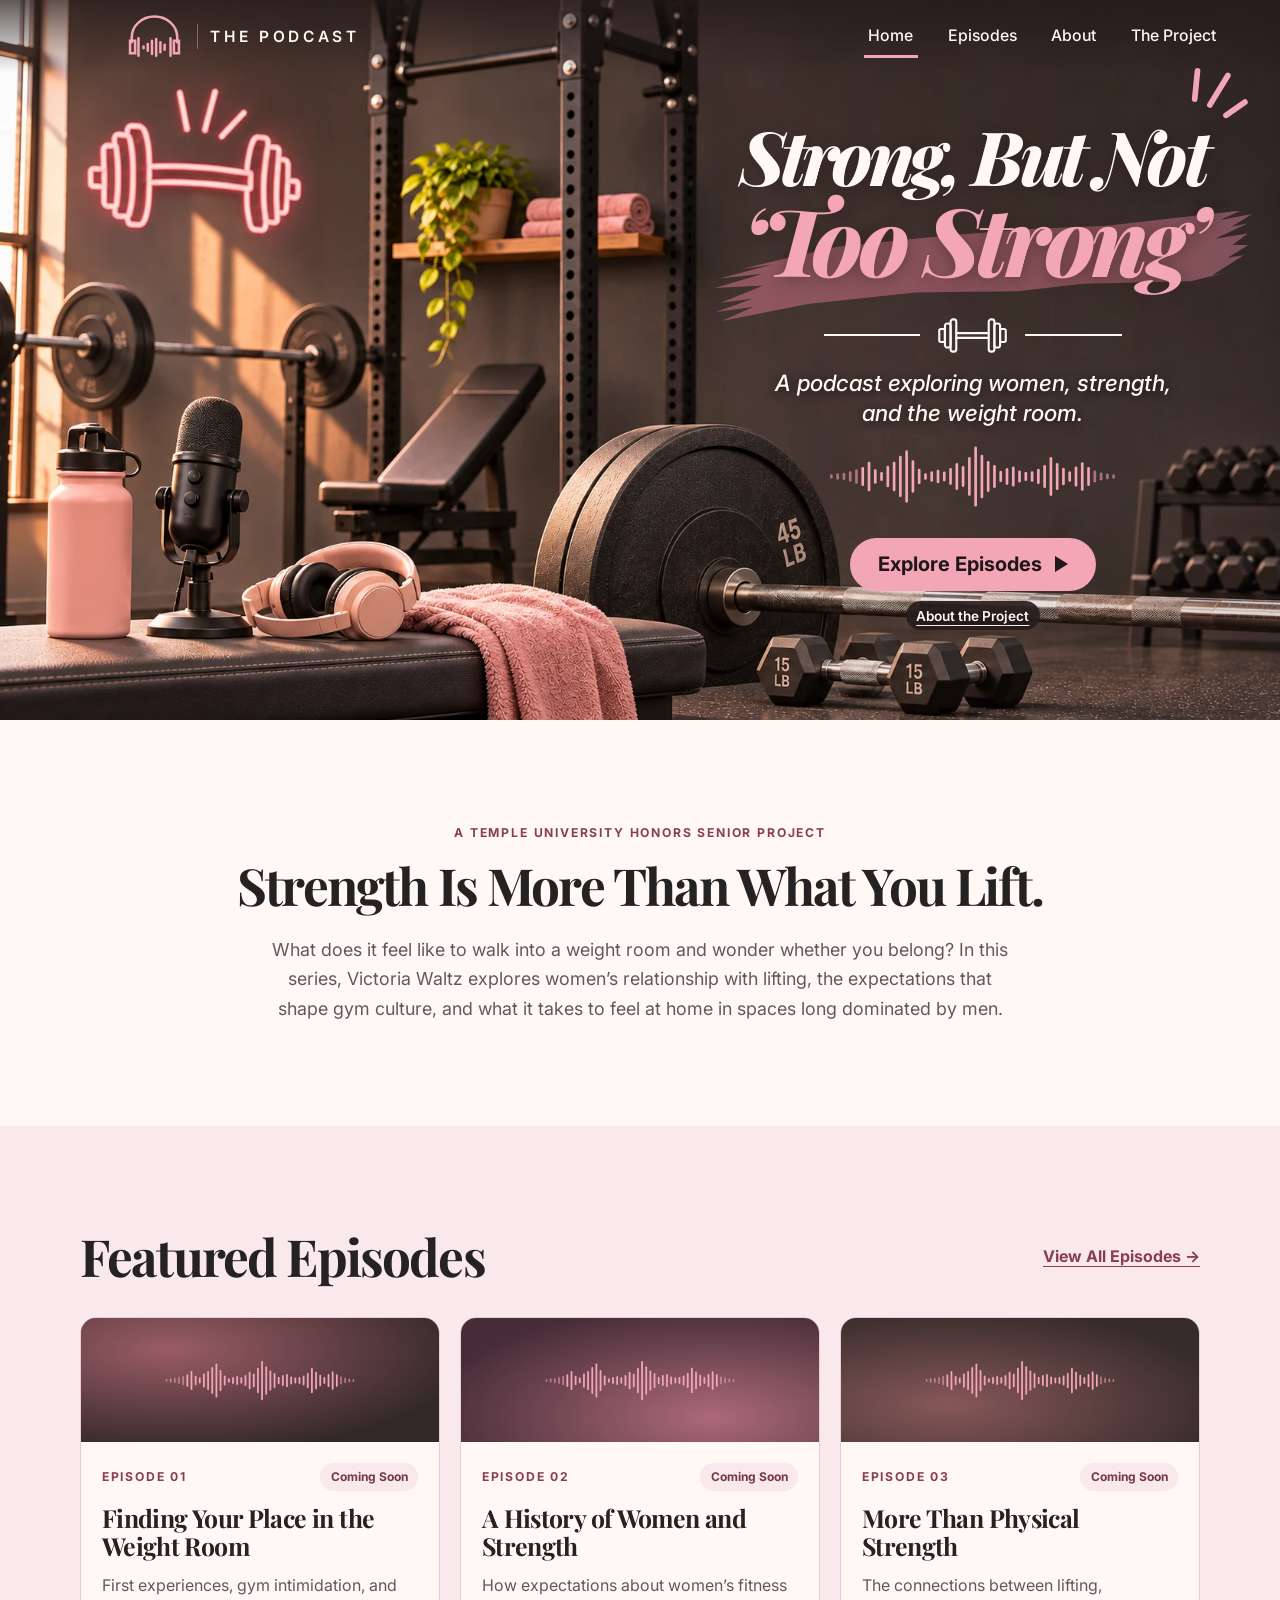
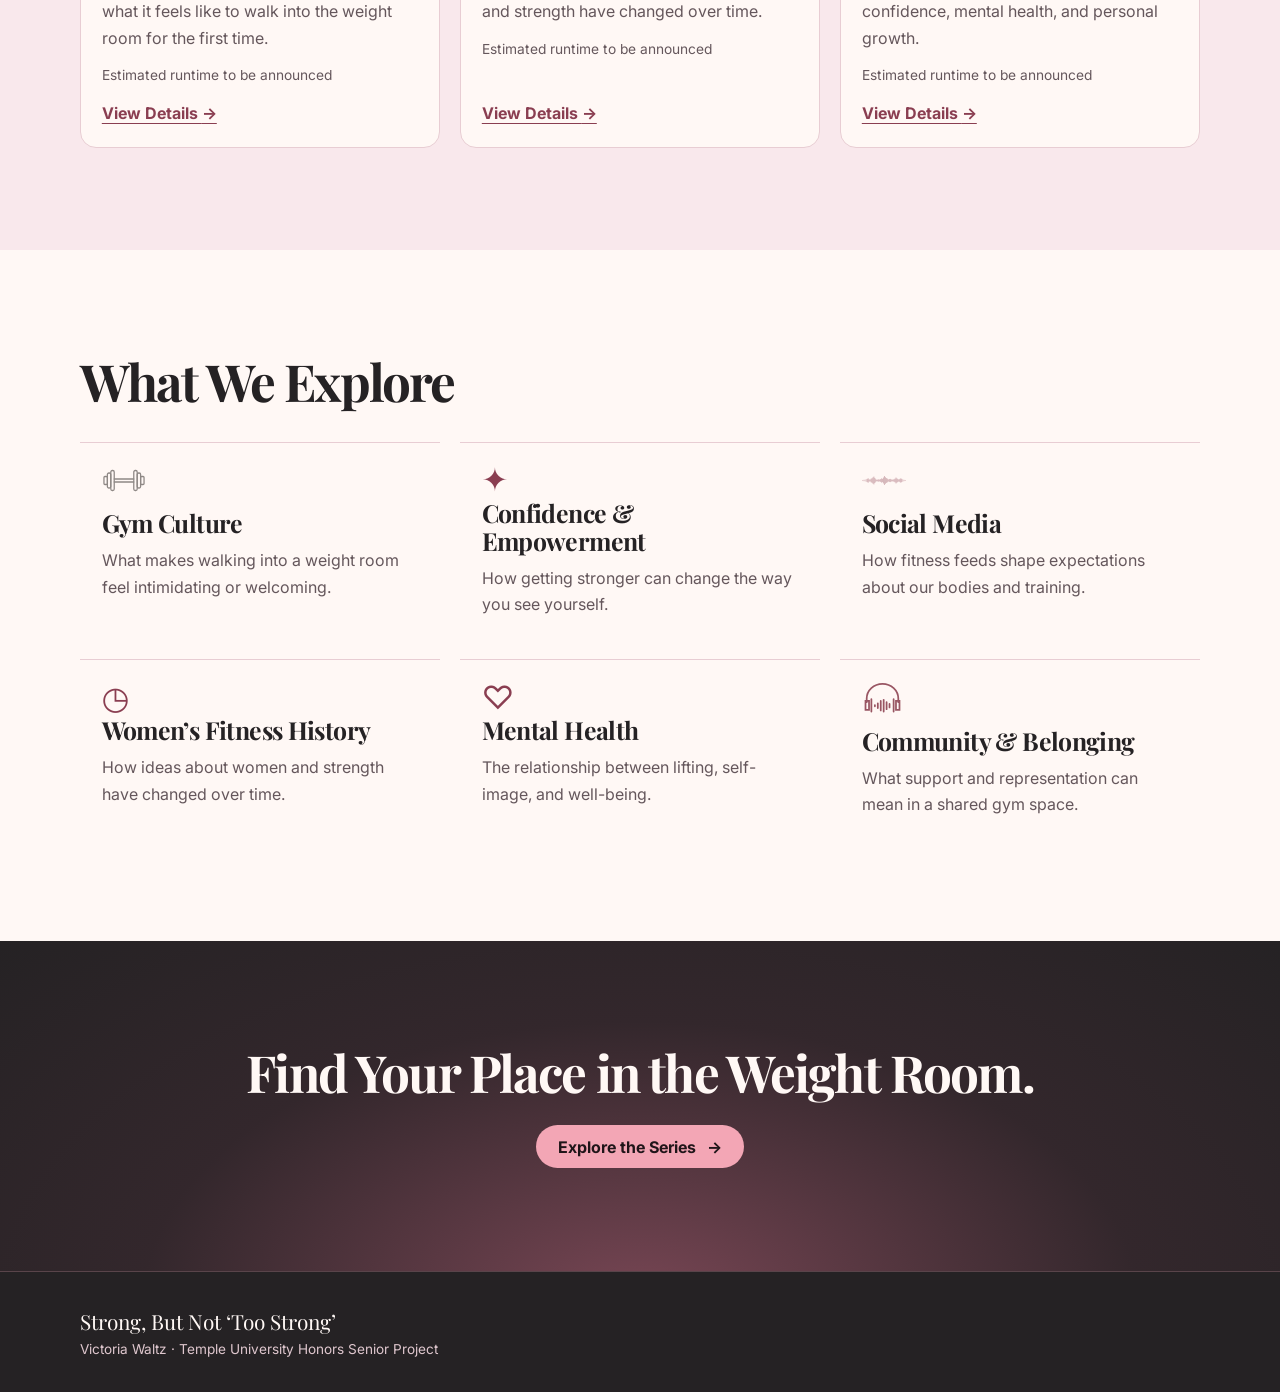
<file: index.html>
<!doctype html>
<html lang="en">
<head>
  <meta charset="utf-8">
  <meta name="viewport" content="width=device-width, initial-scale=1">
  <meta name="description" content="A podcast exploring women, strength, and the weight room.">
  <title>Strong, But Not ‘Too Strong’</title>
  <link rel="icon" href="assets/icons/headphones.svg" type="image/svg+xml">
  <link rel="preconnect" href="https://fonts.googleapis.com">
  <link rel="preconnect" href="https://fonts.gstatic.com" crossorigin>
  <link href="https://fonts.googleapis.com/css2?family=Inter:wght@400;500;600;700&amp;family=Playfair+Display:ital,wght@0,600;0,700;1,700;1,800&amp;display=swap" rel="stylesheet">
  <link rel="stylesheet" href="css/style.css">
  <script src="js/main.js" defer></script>
  <script type="module" src="js/episodes.js"></script>
</head>
<body class="home">
  <a class="skip-link" href="#main">Skip to content</a>
  <header class="site-header">
    <div class="header-inner">
      <a class="brand" href="index.html" aria-label="Strong, But Not ‘Too Strong’ home">
        <img src="assets/icons/headphones.svg" alt="">
        <span>The Podcast</span>
      </a>
      <button class="menu-toggle" type="button" aria-expanded="false" aria-controls="site-nav" hidden>Menu</button>
      <nav class="site-nav" id="site-nav" aria-label="Main navigation">
        <a href="index.html" aria-current="page">Home</a>
        <a href="episodes.html">Episodes</a>
        <a href="about.html">About</a>
        <a href="project.html">The Project</a>
      </nav>
    </div>
  </header>
  <main id="main" tabindex="-1">
  <section class="hero" aria-labelledby="series-title">
    <div class="hero-copy">
      <h1 id="series-title"><span>Strong, But Not</span><em>‘Too Strong’</em></h1>
      <div class="hero-divider" aria-hidden="true"><img src="assets/icons/barbell.svg" alt=""></div>
      <p>A podcast exploring women, strength,<br class="desktop-break"> and the weight room.</p>
      <img class="hero-wave" src="assets/icons/waveform.svg" alt="">
      <div class="hero-actions">
        <a class="button" href="episodes.html">Explore Episodes <span class="play-icon" aria-hidden="true"></span></a>
        <a class="hero-link" href="project.html">About the Project</a>
      </div>
    </div>
  </section>

  <section class="section intro wrap" data-reveal>
    <p class="eyebrow">A Temple University Honors Senior Project</p>
    <h2>Strength Is More Than What You Lift.</h2>
    <p>What does it feel like to walk into a weight room and wonder whether you belong? In this series, Victoria Waltz explores women’s relationship with lifting, the expectations that shape gym culture, and what it takes to feel at home in spaces long dominated by men.</p>
  </section>

  <section class="section tint" aria-labelledby="featured-title" data-reveal>
    <div class="wrap">
      <div class="section-header"><h2 id="featured-title">Featured Episodes</h2><a class="text-link" href="episodes.html">View All Episodes <span aria-hidden="true">→</span></a></div>
      <div class="card-grid" data-episodes="featured"></div>
      <noscript><p>Enable JavaScript to browse the episode previews.</p></noscript>
    </div>
  </section>

  <section class="section wrap" aria-labelledby="topics-title" data-reveal>
    <h2 id="topics-title">What We Explore</h2>
    <div class="topic-grid">
      <article><img src="assets/icons/barbell.svg" alt=""><h3>Gym Culture</h3><p>What makes walking into a weight room feel intimidating or welcoming.</p></article>
      <article><span aria-hidden="true">✦</span><h3>Confidence &amp; Empowerment</h3><p>How getting stronger can change the way you see yourself.</p></article>
      <article><img src="assets/icons/waveform.svg" alt=""><h3>Social Media</h3><p>How fitness feeds shape expectations about our bodies and training.</p></article>
      <article><span aria-hidden="true">◷</span><h3>Women’s Fitness History</h3><p>How ideas about women and strength have changed over time.</p></article>
      <article><span aria-hidden="true">♡</span><h3>Mental Health</h3><p>The relationship between lifting, self-image, and well-being.</p></article>
      <article><img src="assets/icons/headphones.svg" alt=""><h3>Community &amp; Belonging</h3><p>What support and representation can mean in a shared gym space.</p></article>
    </div>
  </section>

  <section class="section closing" data-reveal>
    <div class="wrap"><h2>Find Your Place in the Weight Room.</h2><a class="button" href="episodes.html">Explore the Series <span aria-hidden="true">→</span></a></div>
  </section>
  </main>
  <footer class="site-footer">
    <div class="wrap footer-inner">
      <div><a class="footer-brand" href="index.html">Strong, But Not ‘Too Strong’</a><p>Victoria Waltz · Temple University Honors Senior Project</p></div>
    </div>
  </footer>
</body>
</html>
</file>
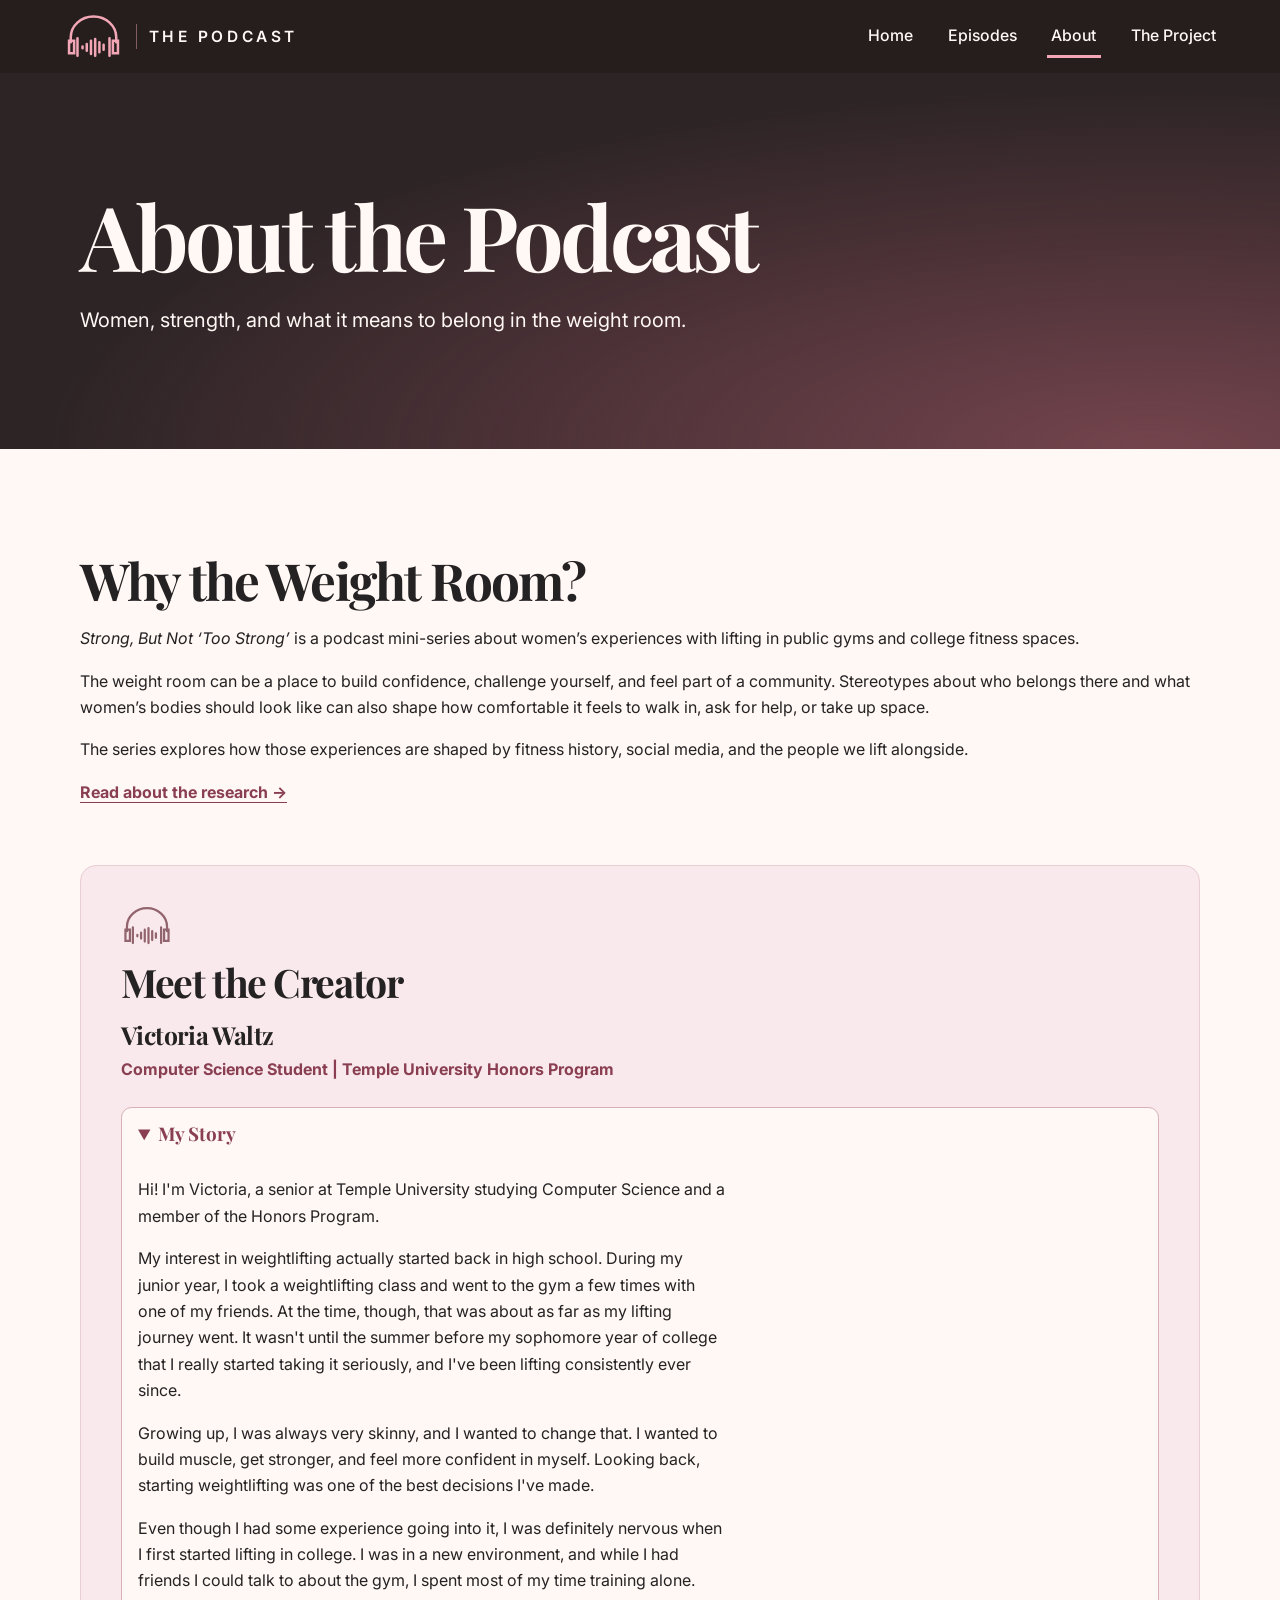
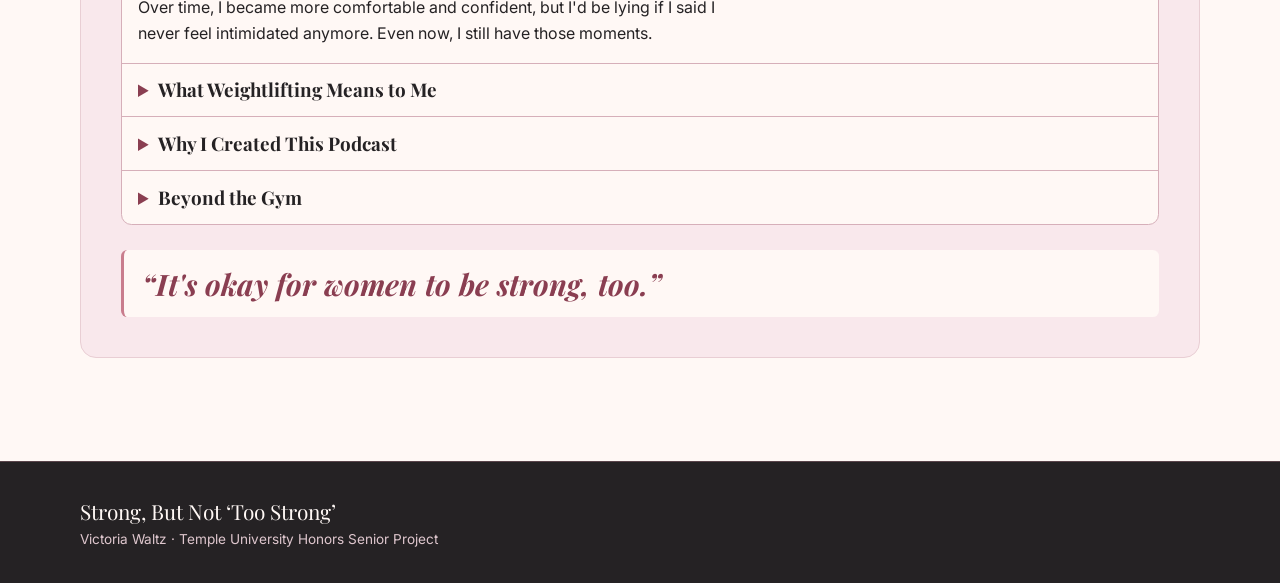
<file: about.html>
<!doctype html>
<html lang="en">
<head>
  <meta charset="utf-8">
  <meta name="viewport" content="width=device-width, initial-scale=1">
  <meta name="description" content="Learn about the podcast and its creator, Victoria Waltz.">
  <title>About | Strong, But Not ‘Too Strong’</title>
  <link rel="icon" href="assets/icons/headphones.svg" type="image/svg+xml">
  <link rel="preconnect" href="https://fonts.googleapis.com">
  <link rel="preconnect" href="https://fonts.gstatic.com" crossorigin>
  <link href="https://fonts.googleapis.com/css2?family=Inter:wght@400;500;600;700&amp;family=Playfair+Display:ital,wght@0,600;0,700;1,700;1,800&amp;display=swap" rel="stylesheet">
  <link rel="stylesheet" href="css/style.css">
  <script src="js/main.js" defer></script>
</head>
<body>
  <a class="skip-link" href="#main">Skip to content</a>
  <header class="site-header">
    <div class="header-inner">
      <a class="brand" href="index.html" aria-label="Strong, But Not ‘Too Strong’ home">
        <img src="assets/icons/headphones.svg" alt="">
        <span>The Podcast</span>
      </a>
      <button class="menu-toggle" type="button" aria-expanded="false" aria-controls="site-nav" hidden>Menu</button>
      <nav class="site-nav" id="site-nav" aria-label="Main navigation">
        <a href="index.html">Home</a>
        <a href="episodes.html">Episodes</a>
        <a href="about.html" aria-current="page">About</a>
        <a href="project.html">The Project</a>
      </nav>
    </div>
  </header>
  <main id="main" tabindex="-1">
  <section class="page-banner"><div class="wrap"><h1>About the Podcast</h1><p>Women, strength, and what it means to belong in the weight room.</p></div></section>
  <div class="section wrap research">
    <section class="prose" data-reveal>
      <h2>Why the Weight Room?</h2>
      <p><em>Strong, But Not ‘Too Strong’</em> is a podcast mini-series about women’s experiences with lifting in public gyms and college fitness spaces.</p>
      <p>The weight room can be a place to build confidence, challenge yourself, and feel part of a community. Stereotypes about who belongs there and what women’s bodies should look like can also shape how comfortable it feels to walk in, ask for help, or take up space.</p>
      <p>The series explores how those experiences are shaped by fitness history, social media, and the people we lift alongside.</p>
      <a class="text-link" href="project.html">Read about the research <span aria-hidden="true">→</span></a>
    </section>
    <section class="panel creator-panel" aria-labelledby="meet-the-creator">
      <img class="panel-icon" src="assets/icons/headphones.svg" alt="">
      <h2 id="meet-the-creator">Meet the Creator</h2>
      <p class="creator-name">Victoria Waltz</p>
      <p class="creator-role">Computer Science Student | Temple University Honors Program</p>

      <div class="creator-accordion">
        <details name="creator-biography" open>
          <summary>My Story</summary>
          <div class="creator-bio">
            <p>Hi! I'm Victoria, a senior at Temple University studying Computer Science and a member of the Honors Program.</p>
            <p>My interest in weightlifting actually started back in high school. During my junior year, I took a weightlifting class and went to the gym a few times with one of my friends. At the time, though, that was about as far as my lifting journey went. It wasn't until the summer before my sophomore year of college that I really started taking it seriously, and I've been lifting consistently ever since.</p>
            <p>Growing up, I was always very skinny, and I wanted to change that. I wanted to build muscle, get stronger, and feel more confident in myself. Looking back, starting weightlifting was one of the best decisions I've made.</p>
            <p>Even though I had some experience going into it, I was definitely nervous when I first started lifting in college. I was in a new environment, and while I had friends I could talk to about the gym, I spent most of my time training alone. Over time, I became more comfortable and confident, but I'd be lying if I said I never feel intimidated anymore. Even now, I still have those moments.</p>
          </div>
        </details>
        <details name="creator-biography">
          <summary>What Weightlifting Means to Me</summary>
          <div class="creator-bio">
            <p>Weightlifting has genuinely changed my life. Seeing the physical progress I've made has been incredibly rewarding, but the benefits go so much further than appearance. I've become more confident, and I've noticed such a positive difference in both my physical and mental health.</p>
            <p>The gym has become a constant in my life. It's somewhere I go when life gets stressful, but it's also somewhere I love being when everything is going great.</p>
          </div>
        </details>
        <details name="creator-biography">
          <summary>Why I Created This Podcast</summary>
          <div class="creator-bio">
            <p>That's a huge reason why I chose this topic for my Honors Senior Project. Weightlifting has had such a positive impact on my life, and I want other women to have the opportunity to experience that same feeling.</p>
            <p>I know how intimidating getting started can be, and I hope this podcast can help make strength training feel a little more approachable.</p>
            <p>If there's one thing I want listeners to take away from <em>Strong, But Not "Too Strong,"</em> it's that it's okay for women to be strong, too.</p>
            <p>Weightlifting is about so much more than how your body looks. It's about building confidence, challenging yourself, and developing a healthier lifestyle.</p>
          </div>
        </details>
        <details name="creator-biography">
          <summary>Beyond the Gym</summary>
          <div class="creator-bio">
            <p>Outside of the gym, I'm also the President of Temple Club Tennis! I love playing golf, exploring the outdoors, finding new food and dessert spots, and spending time with my friends.</p>
            <p>I'm excited to share something that's been such an important part of my life, and I hope this podcast encourages other women to discover what strength can mean to them.</p>
          </div>
        </details>
      </div>
      <blockquote class="creator-quote">“It's okay for women to be strong, too.”</blockquote>
    </section>
  </div>
  </main>
  <footer class="site-footer">
    <div class="wrap footer-inner">
      <div><a class="footer-brand" href="index.html">Strong, But Not ‘Too Strong’</a><p>Victoria Waltz · Temple University Honors Senior Project</p></div>
    </div>
  </footer>
</body>
</html>
</file>
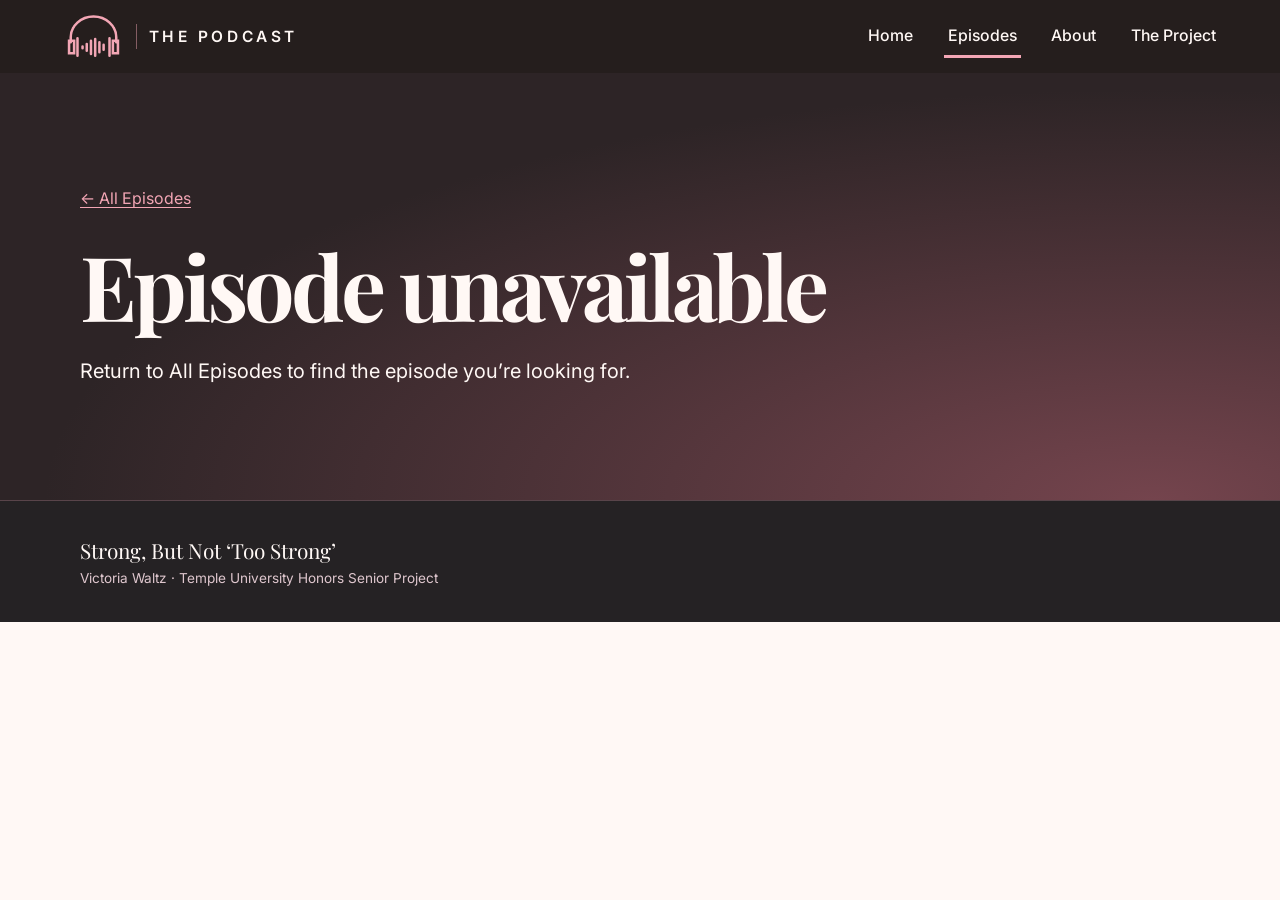
<file: episode.html>
<!doctype html>
<html lang="en">
<head>
  <meta charset="utf-8">
  <meta name="viewport" content="width=device-width, initial-scale=1">
  <meta name="description" content="An episode of Strong, But Not ‘Too Strong’.">
  <title>Episode | Strong, But Not ‘Too Strong’</title>
  <link rel="icon" href="assets/icons/headphones.svg" type="image/svg+xml">
  <link rel="preconnect" href="https://fonts.googleapis.com">
  <link rel="preconnect" href="https://fonts.gstatic.com" crossorigin>
  <link href="https://fonts.googleapis.com/css2?family=Inter:wght@400;500;600;700&amp;family=Playfair+Display:ital,wght@0,600;0,700;1,700;1,800&amp;display=swap" rel="stylesheet">
  <link rel="stylesheet" href="css/style.css">
  <script src="js/main.js" defer></script>
  <script type="module" src="js/episodes.js"></script>
</head>
<body>
  <a class="skip-link" href="#main">Skip to content</a>
  <header class="site-header">
    <div class="header-inner">
      <a class="brand" href="index.html" aria-label="Strong, But Not ‘Too Strong’ home">
        <img src="assets/icons/headphones.svg" alt="">
        <span>The Podcast</span>
      </a>
      <button class="menu-toggle" type="button" aria-expanded="false" aria-controls="site-nav" hidden>Menu</button>
      <nav class="site-nav" id="site-nav" aria-label="Main navigation">
        <a href="index.html">Home</a>
        <a href="episodes.html" aria-current="location">Episodes</a>
        <a href="about.html">About</a>
        <a href="project.html">The Project</a>
      </nav>
    </div>
  </header>
  <main id="main" tabindex="-1">
  <div data-episode-detail></div>
  <noscript><p class="section wrap">Enable JavaScript to view this episode or <a href="episodes.html">return to the episode list</a>.</p></noscript>
  </main>
  <footer class="site-footer">
    <div class="wrap footer-inner">
      <div><a class="footer-brand" href="index.html">Strong, But Not ‘Too Strong’</a><p>Victoria Waltz · Temple University Honors Senior Project</p></div>
    </div>
  </footer>
</body>
</html>
</file>
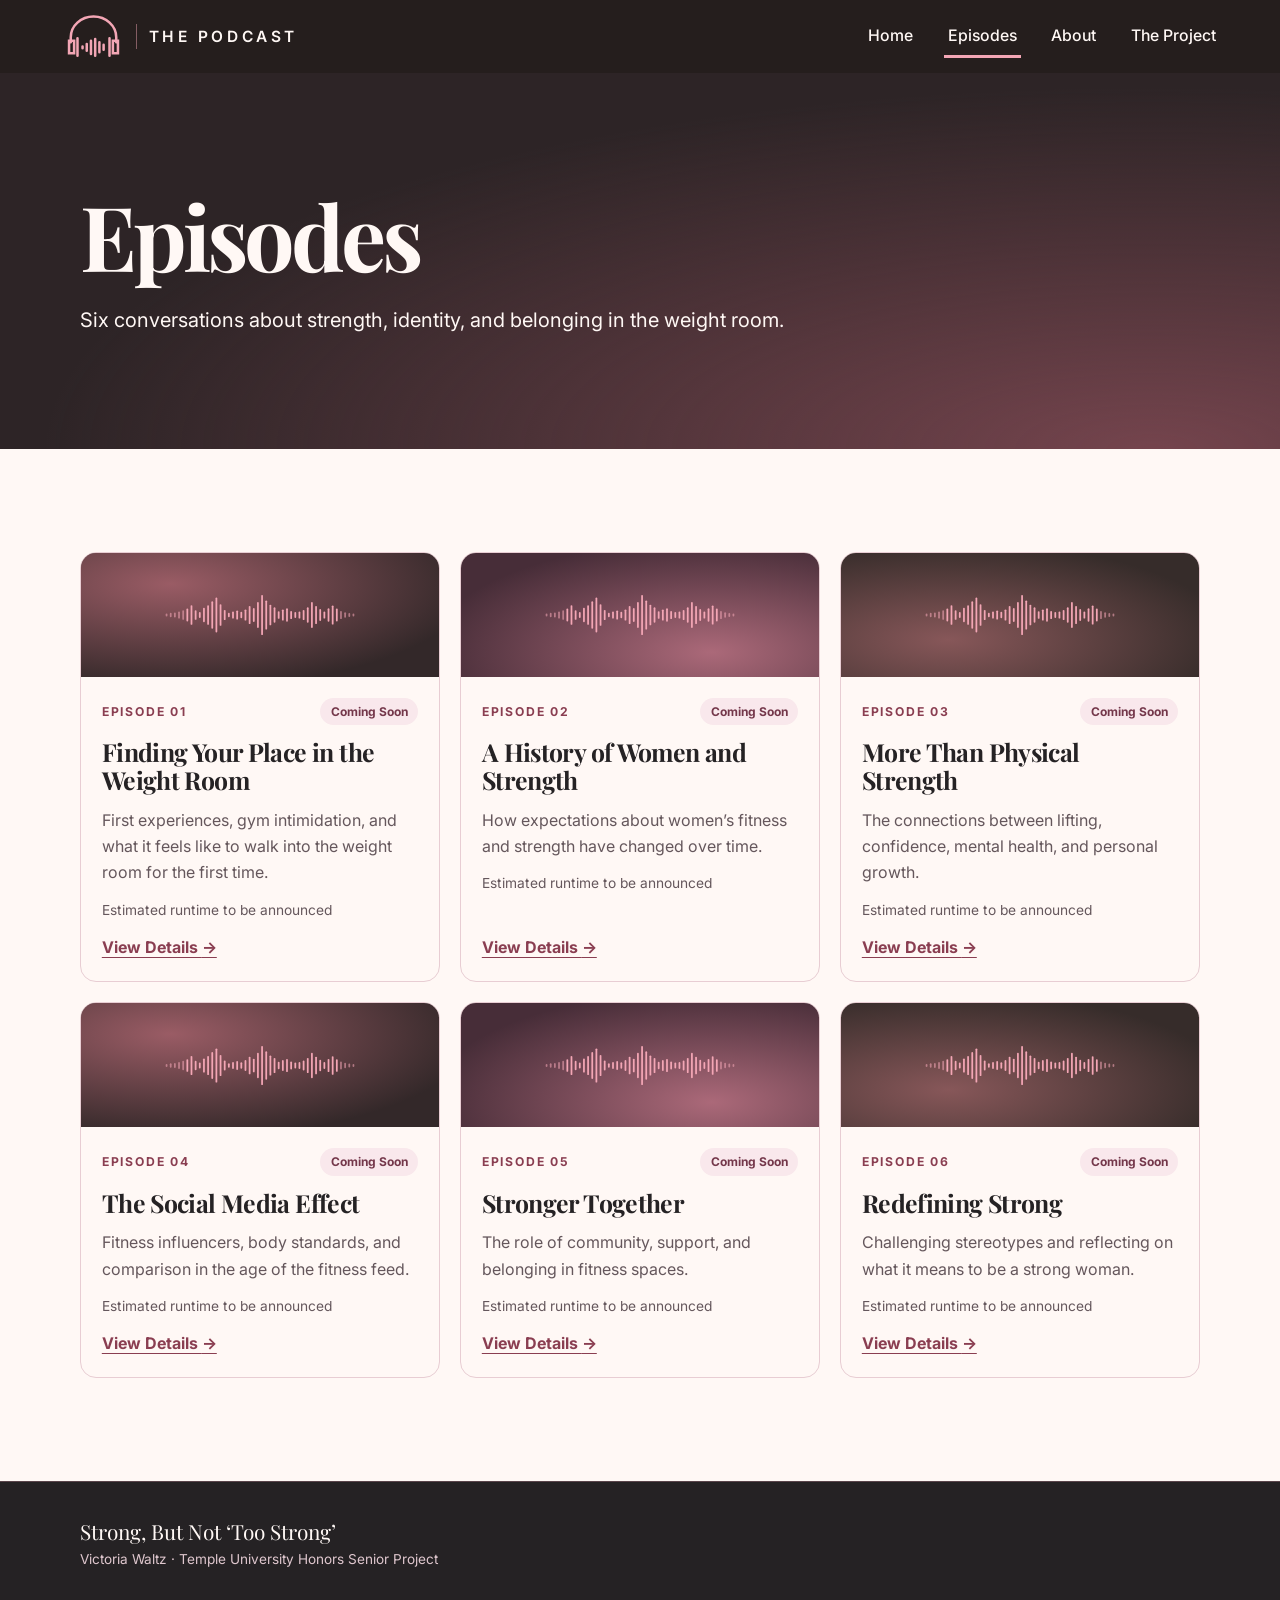
<file: episodes.html>
<!doctype html>
<html lang="en">
<head>
  <meta charset="utf-8">
  <meta name="viewport" content="width=device-width, initial-scale=1">
  <meta name="description" content="Explore all six planned episodes of Strong, But Not ‘Too Strong’.">
  <title>Episodes | Strong, But Not ‘Too Strong’</title>
  <link rel="icon" href="assets/icons/headphones.svg" type="image/svg+xml">
  <link rel="preconnect" href="https://fonts.googleapis.com">
  <link rel="preconnect" href="https://fonts.gstatic.com" crossorigin>
  <link href="https://fonts.googleapis.com/css2?family=Inter:wght@400;500;600;700&amp;family=Playfair+Display:ital,wght@0,600;0,700;1,700;1,800&amp;display=swap" rel="stylesheet">
  <link rel="stylesheet" href="css/style.css">
  <script src="js/main.js" defer></script>
  <script type="module" src="js/episodes.js"></script>
</head>
<body>
  <a class="skip-link" href="#main">Skip to content</a>
  <header class="site-header">
    <div class="header-inner">
      <a class="brand" href="index.html" aria-label="Strong, But Not ‘Too Strong’ home">
        <img src="assets/icons/headphones.svg" alt="">
        <span>The Podcast</span>
      </a>
      <button class="menu-toggle" type="button" aria-expanded="false" aria-controls="site-nav" hidden>Menu</button>
      <nav class="site-nav" id="site-nav" aria-label="Main navigation">
        <a href="index.html">Home</a>
        <a href="episodes.html" aria-current="page">Episodes</a>
        <a href="about.html">About</a>
        <a href="project.html">The Project</a>
      </nav>
    </div>
  </header>
  <main id="main" tabindex="-1">
  <section class="page-banner"><div class="wrap"><h1>Episodes</h1><p>Six conversations about strength, identity, and belonging in the weight room.</p></div></section>
  <section class="section wrap" aria-label="All episodes">
    <div class="card-grid" data-episodes="all"></div>
    <noscript><p>Enable JavaScript to browse the episodes.</p></noscript>
  </section>
  </main>
  <footer class="site-footer">
    <div class="wrap footer-inner">
      <div><a class="footer-brand" href="index.html">Strong, But Not ‘Too Strong’</a><p>Victoria Waltz · Temple University Honors Senior Project</p></div>
    </div>
  </footer>
</body>
</html>
</file>
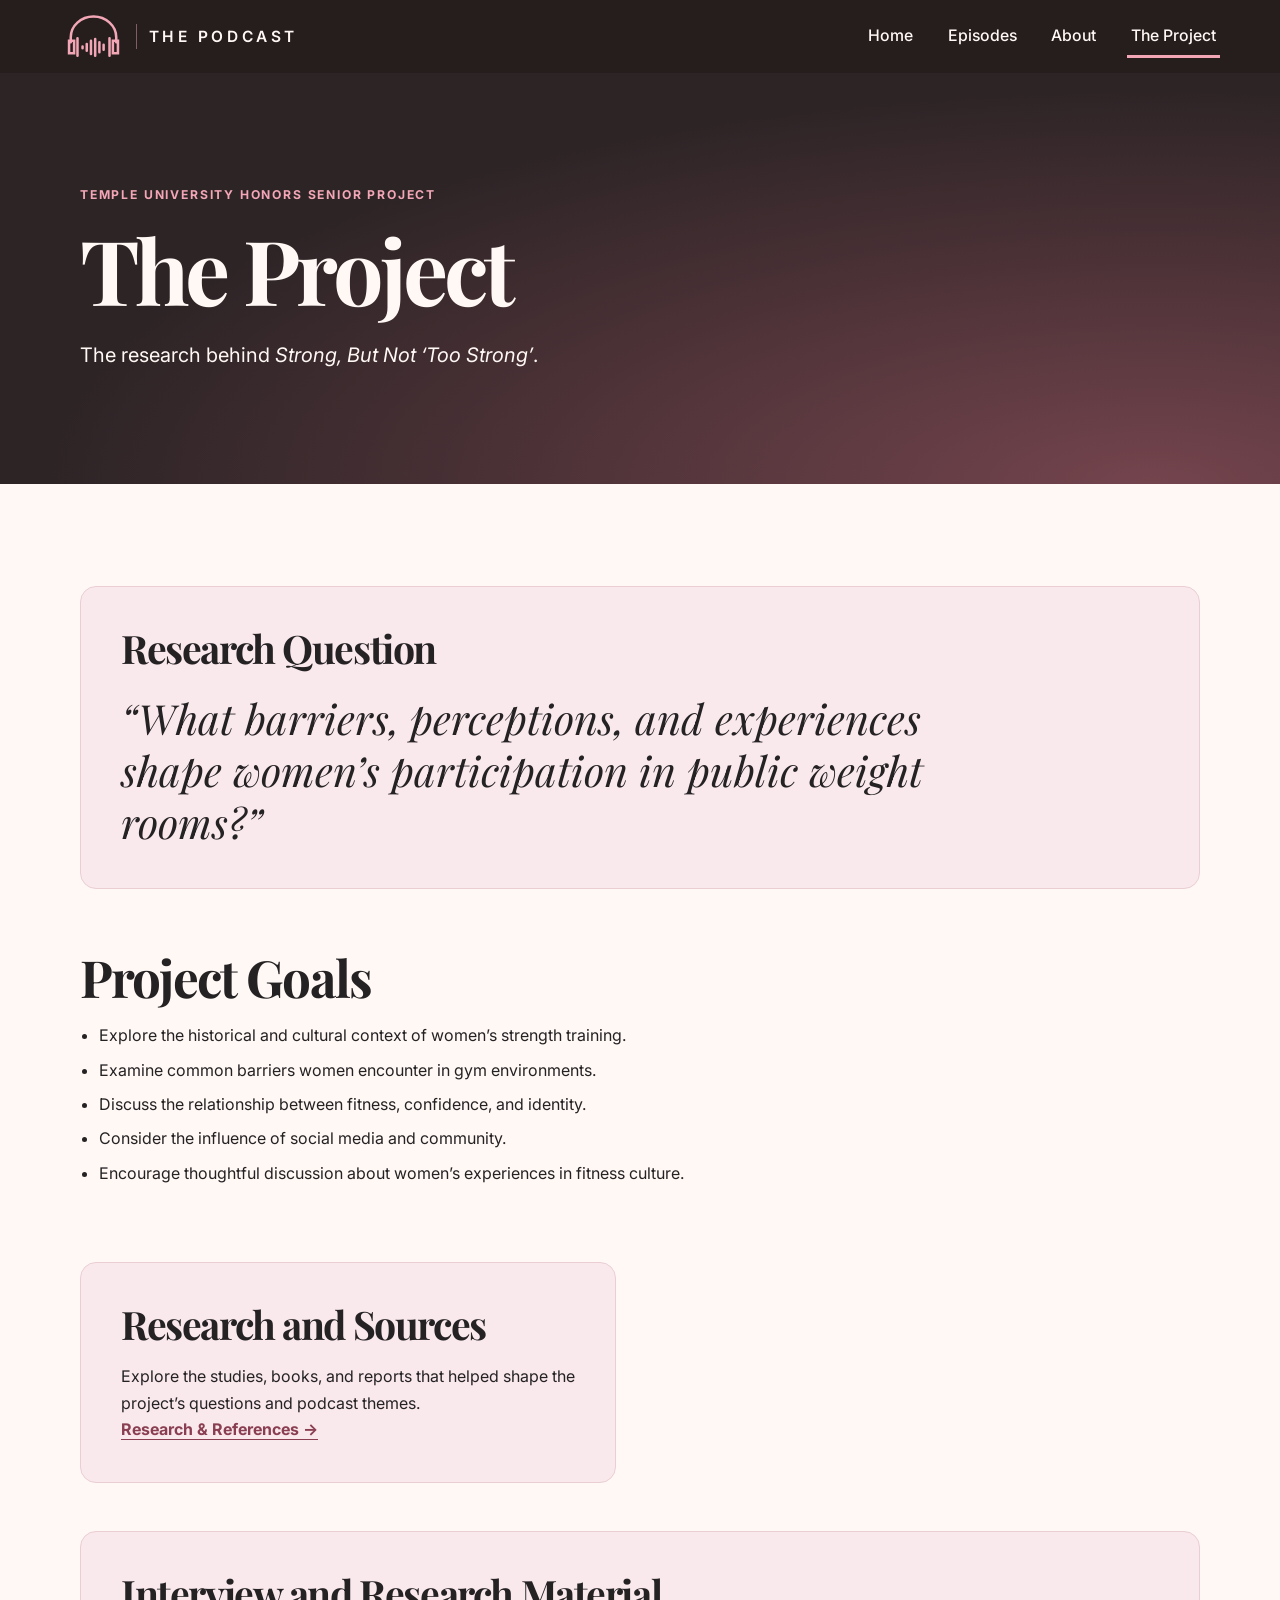
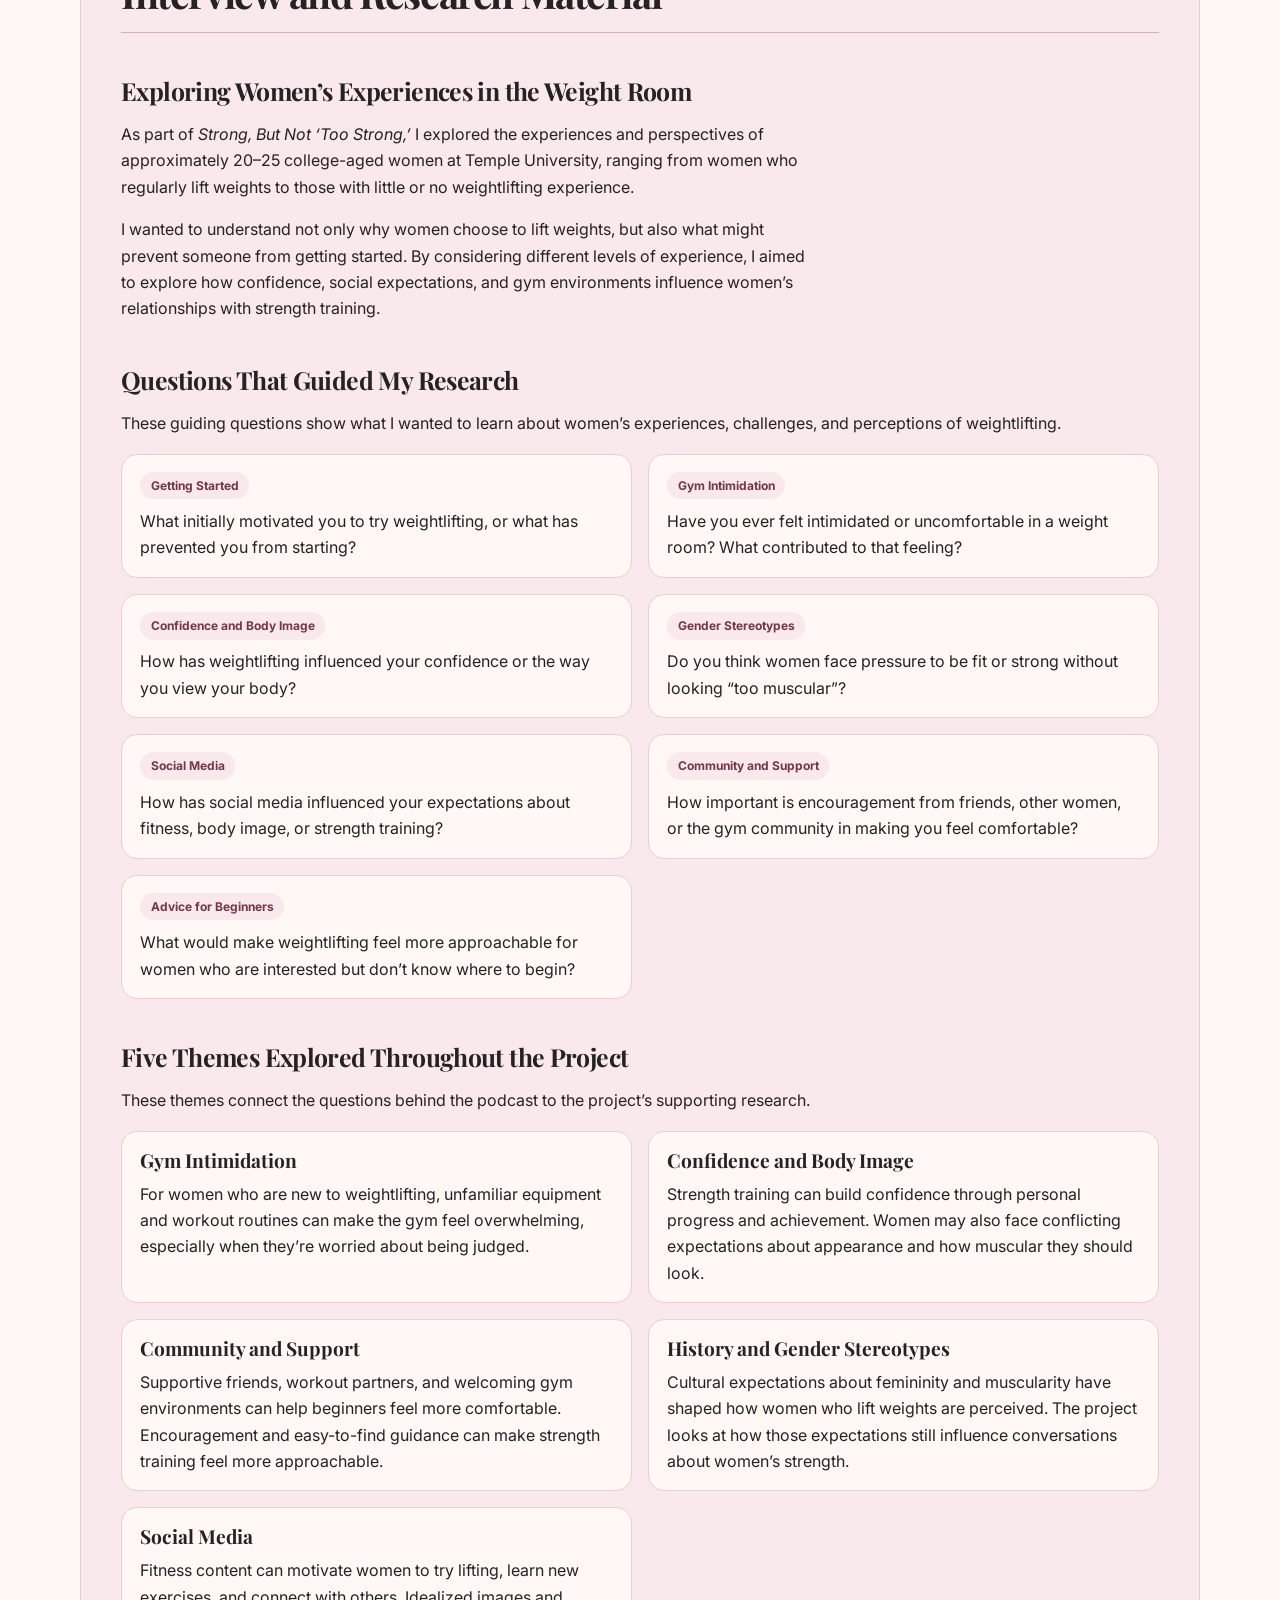
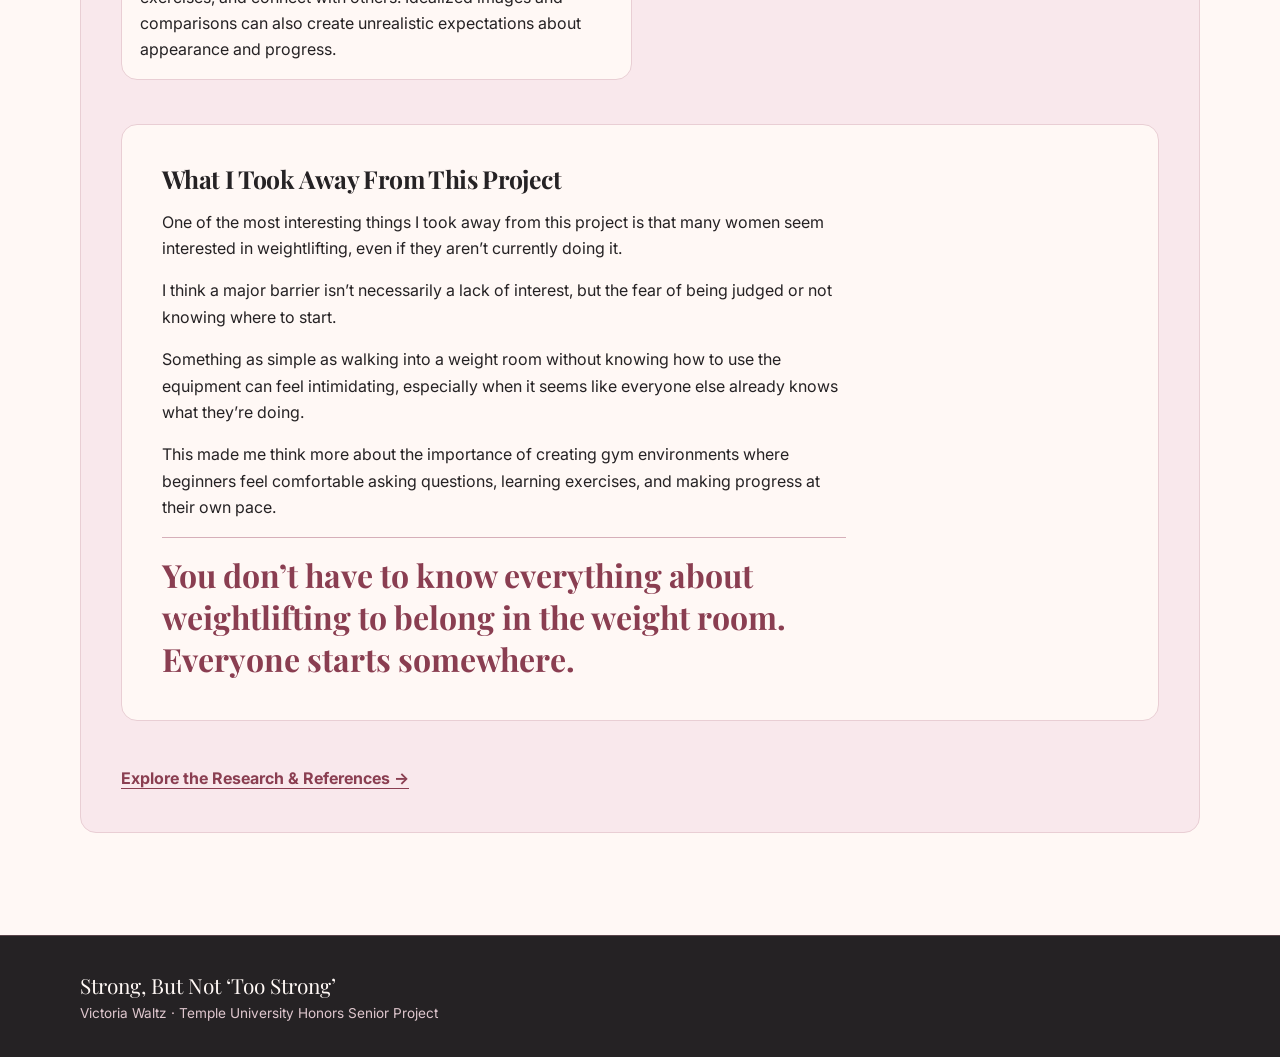
<file: project.html>
<!doctype html>
<html lang="en">
<head>
  <meta charset="utf-8">
  <meta name="viewport" content="width=device-width, initial-scale=1">
  <meta name="description" content="Research question, goals, and sources for the Temple University Honors Senior Project.">
  <title>The Project | Strong, But Not ‘Too Strong’</title>
  <link rel="icon" href="assets/icons/headphones.svg" type="image/svg+xml">
  <link rel="preconnect" href="https://fonts.googleapis.com">
  <link rel="preconnect" href="https://fonts.gstatic.com" crossorigin>
  <link href="https://fonts.googleapis.com/css2?family=Inter:wght@400;500;600;700&amp;family=Playfair+Display:ital,wght@0,600;0,700;1,700;1,800&amp;display=swap" rel="stylesheet">
  <link rel="stylesheet" href="css/style.css">
  <script src="js/main.js" defer></script>
</head>
<body>
  <a class="skip-link" href="#main">Skip to content</a>
  <header class="site-header">
    <div class="header-inner">
      <a class="brand" href="index.html" aria-label="Strong, But Not ‘Too Strong’ home">
        <img src="assets/icons/headphones.svg" alt="">
        <span>The Podcast</span>
      </a>
      <button class="menu-toggle" type="button" aria-expanded="false" aria-controls="site-nav" hidden>Menu</button>
      <nav class="site-nav" id="site-nav" aria-label="Main navigation">
        <a href="index.html">Home</a>
        <a href="episodes.html">Episodes</a>
        <a href="about.html">About</a>
        <a href="project.html" aria-current="page">The Project</a>
      </nav>
    </div>
  </header>
  <main id="main" tabindex="-1">
  <section class="page-banner"><div class="wrap"><p class="eyebrow">Temple University Honors Senior Project</p><h1>The Project</h1><p>The research behind <em>Strong, But Not ‘Too Strong’</em>.</p></div></section>
  <div class="section wrap research">
    <section class="panel question" data-reveal><h2>Research Question</h2><blockquote>“What barriers, perceptions, and experiences shape women’s participation in public weight rooms?”</blockquote></section>
    <section class="prose" data-reveal>
      <h2>Project Goals</h2>
      <ul>
        <li>Explore the historical and cultural context of women’s strength training.</li>
        <li>Examine common barriers women encounter in gym environments.</li>
        <li>Discuss the relationship between fitness, confidence, and identity.</li>
        <li>Consider the influence of social media and community.</li>
        <li>Encourage thoughtful discussion about women’s experiences in fitness culture.</li>
      </ul>
    </section>
    <div class="two-columns">
      <section class="panel" data-reveal>
        <h2>Research and Sources</h2>
        <p>Explore the studies, books, and reports that helped shape the project’s questions and podcast themes.</p>
        <a class="text-link" href="research.html">Research &amp; References <span aria-hidden="true">→</span></a>
      </section>
      <section class="panel interview-material" aria-labelledby="interview-material">
        <h2 id="interview-material">Interview and Research Material</h2>

        <section class="prose interview-overview" aria-labelledby="interview-overview">
          <h3 id="interview-overview">Exploring Women’s Experiences in the Weight Room</h3>
          <p>As part of <em>Strong, But Not ‘Too Strong,’</em> I explored the experiences and perspectives of approximately 20–25 college-aged women at Temple University, ranging from women who regularly lift weights to those with little or no weightlifting experience.</p>
          <p>I wanted to understand not only why women choose to lift weights, but also what might prevent someone from getting started. By considering different levels of experience, I aimed to explore how confidence, social expectations, and gym environments influence women’s relationships with strength training.</p>
        </section>

        <section aria-labelledby="interview-questions">
          <h3 id="interview-questions">Questions That Guided My Research</h3>
          <p>These guiding questions show what I wanted to learn about women’s experiences, challenges, and perceptions of weightlifting.</p>
          <ol class="interview-grid" role="list">
            <li class="panel interview-card">
              <h4 class="badge">Getting Started</h4>
              <p>What initially motivated you to try weightlifting, or what has prevented you from starting?</p>
            </li>
            <li class="panel interview-card">
              <h4 class="badge">Gym Intimidation</h4>
              <p>Have you ever felt intimidated or uncomfortable in a weight room? What contributed to that feeling?</p>
            </li>
            <li class="panel interview-card">
              <h4 class="badge">Confidence and Body Image</h4>
              <p>How has weightlifting influenced your confidence or the way you view your body?</p>
            </li>
            <li class="panel interview-card">
              <h4 class="badge">Gender Stereotypes</h4>
              <p>Do you think women face pressure to be fit or strong without looking “too muscular”?</p>
            </li>
            <li class="panel interview-card">
              <h4 class="badge">Social Media</h4>
              <p>How has social media influenced your expectations about fitness, body image, or strength training?</p>
            </li>
            <li class="panel interview-card">
              <h4 class="badge">Community and Support</h4>
              <p>How important is encouragement from friends, other women, or the gym community in making you feel comfortable?</p>
            </li>
            <li class="panel interview-card">
              <h4 class="badge">Advice for Beginners</h4>
              <p>What would make weightlifting feel more approachable for women who are interested but don’t know where to begin?</p>
            </li>
          </ol>
        </section>

        <section aria-labelledby="interview-themes">
          <h3 id="interview-themes">Five Themes Explored Throughout the Project</h3>
          <p>These themes connect the questions behind the podcast to the project’s supporting research.</p>
          <div class="interview-grid">
            <article class="panel interview-card">
              <h4>Gym Intimidation</h4>
              <p>For women who are new to weightlifting, unfamiliar equipment and workout routines can make the gym feel overwhelming, especially when they’re worried about being judged.</p>
            </article>
            <article class="panel interview-card">
              <h4>Confidence and Body Image</h4>
              <p>Strength training can build confidence through personal progress and achievement. Women may also face conflicting expectations about appearance and how muscular they should look.</p>
            </article>
            <article class="panel interview-card">
              <h4>Community and Support</h4>
              <p>Supportive friends, workout partners, and welcoming gym environments can help beginners feel more comfortable. Encouragement and easy-to-find guidance can make strength training feel more approachable.</p>
            </article>
            <article class="panel interview-card">
              <h4>History and Gender Stereotypes</h4>
              <p>Cultural expectations about femininity and muscularity have shaped how women who lift weights are perceived. The project looks at how those expectations still influence conversations about women’s strength.</p>
            </article>
            <article class="panel interview-card">
              <h4>Social Media</h4>
              <p>Fitness content can motivate women to try lifting, learn new exercises, and connect with others. Idealized images and comparisons can also create unrealistic expectations about appearance and progress.</p>
            </article>
          </div>
        </section>

        <section class="panel prose interview-reflection" aria-labelledby="interview-reflection">
          <h3 id="interview-reflection">What I Took Away From This Project</h3>
          <p>One of the most interesting things I took away from this project is that many women seem interested in weightlifting, even if they aren’t currently doing it.</p>
          <p>I think a major barrier isn’t necessarily a lack of interest, but the fear of being judged or not knowing where to start.</p>
          <p>Something as simple as walking into a weight room without knowing how to use the equipment can feel intimidating, especially when it seems like everyone else already knows what they’re doing.</p>
          <p>This made me think more about the importance of creating gym environments where beginners feel comfortable asking questions, learning exercises, and making progress at their own pace.</p>
          <p class="interview-takeaway"><strong>You don’t have to know everything about weightlifting to belong in the weight room. Everyone starts somewhere.</strong></p>
        </section>

        <a class="text-link" href="research.html">Explore the Research &amp; References <span aria-hidden="true">→</span></a>
      </section>
    </div>
  </div>
  </main>
  <footer class="site-footer">
    <div class="wrap footer-inner">
      <div><a class="footer-brand" href="index.html">Strong, But Not ‘Too Strong’</a><p>Victoria Waltz · Temple University Honors Senior Project</p></div>
    </div>
  </footer>
</body>
</html>
</file>
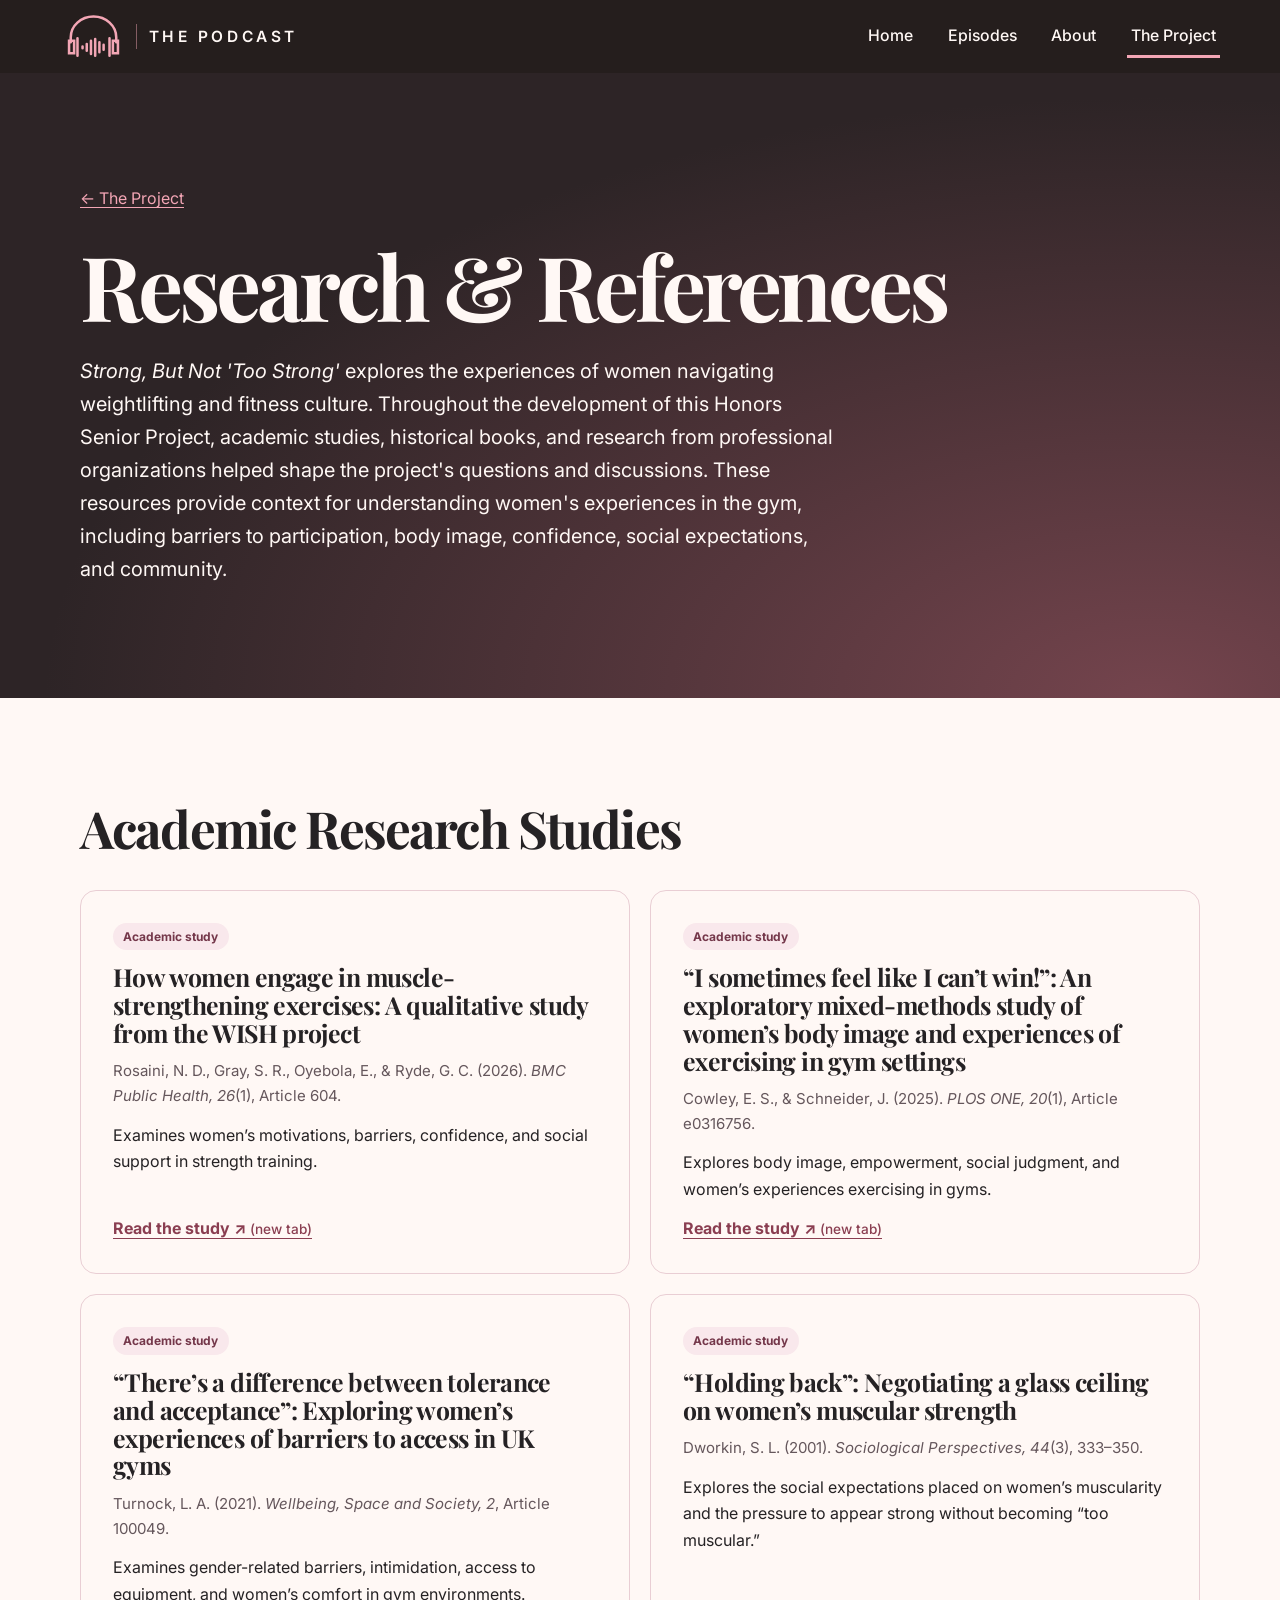
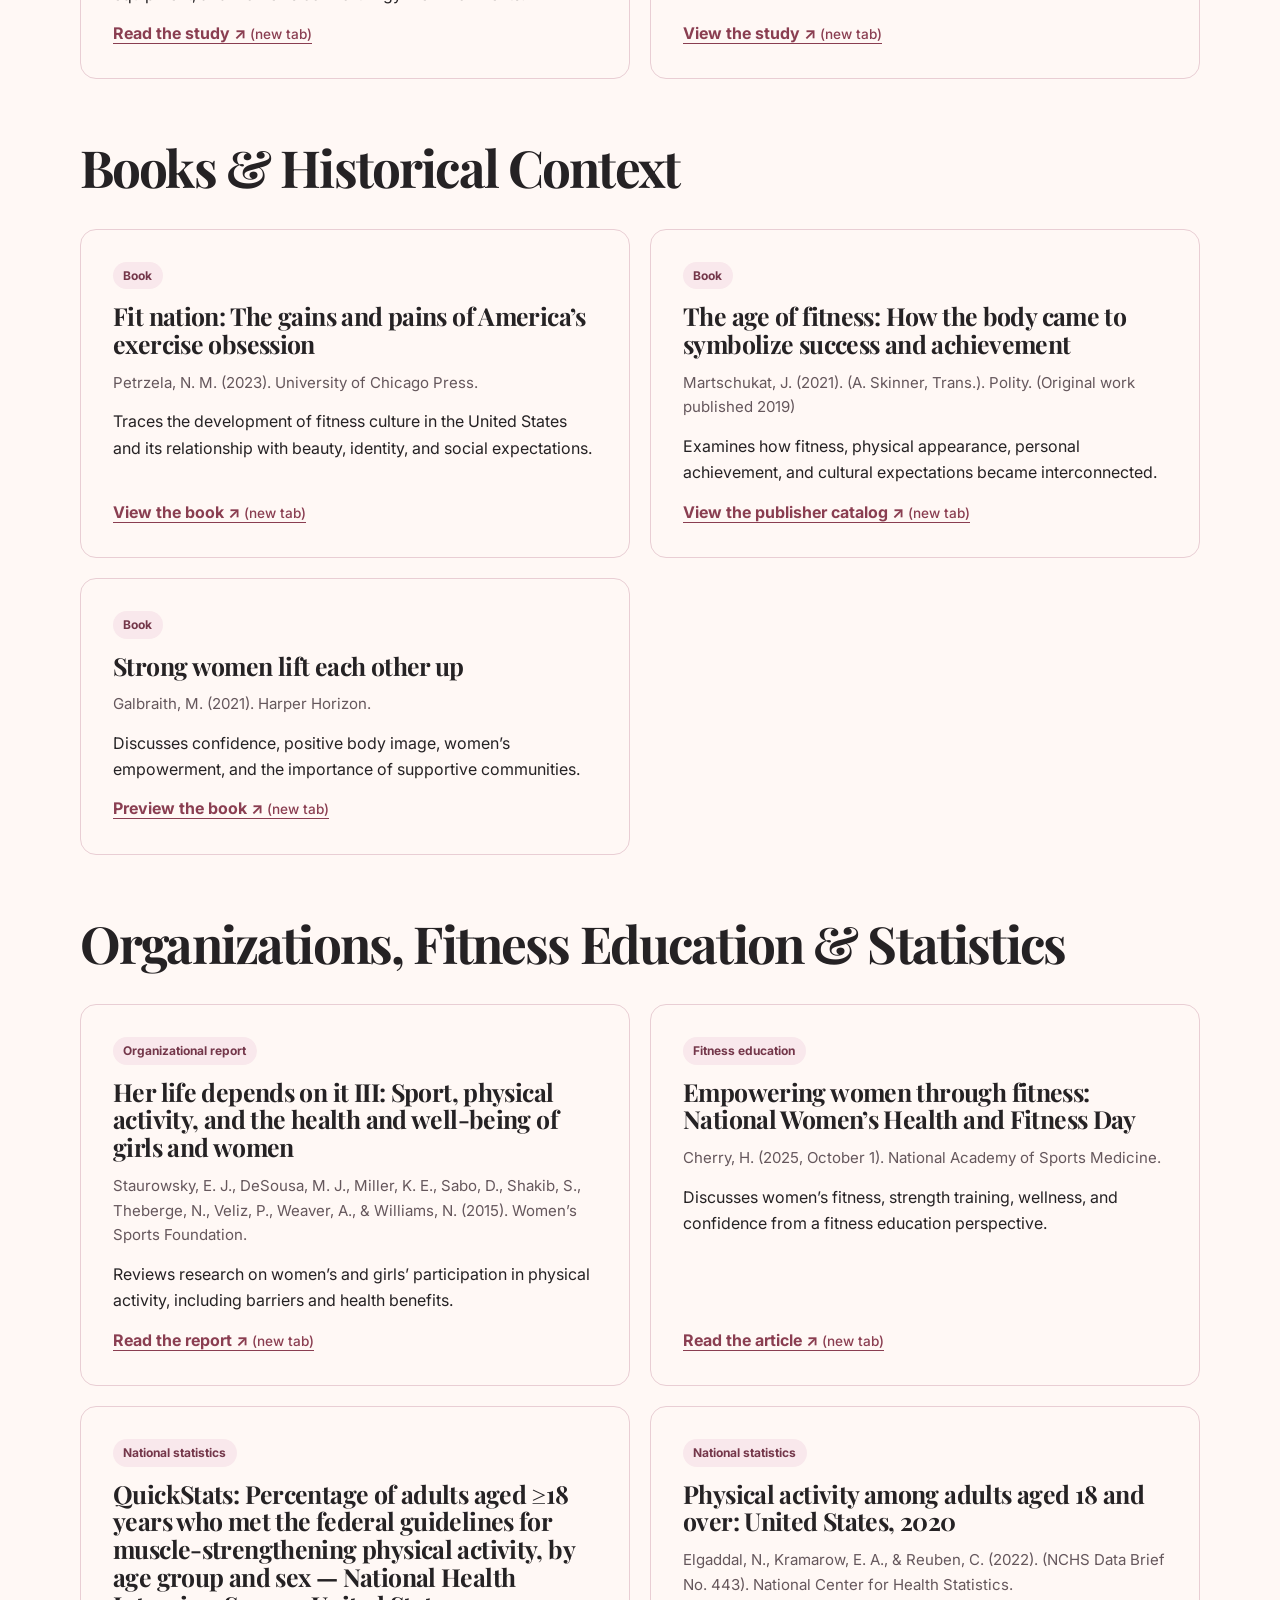
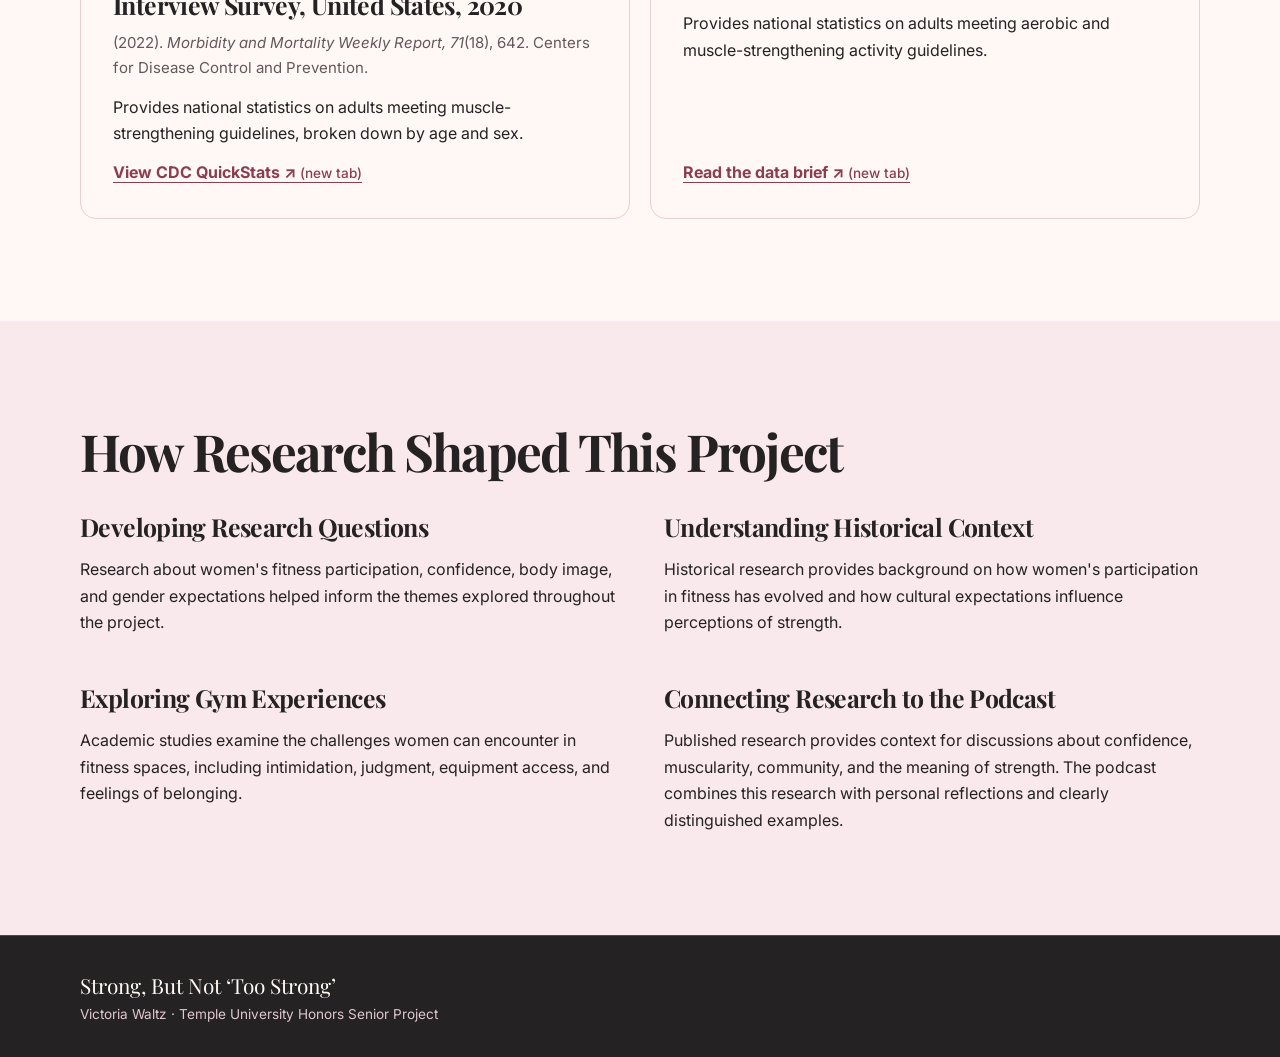
<file: research.html>
<!doctype html>
<html lang="en">
<head>
  <meta charset="utf-8">
  <meta name="viewport" content="width=device-width, initial-scale=1">
  <meta name="description" content="Explore the research and references behind the Temple University Honors Senior Project podcast.">
  <title>Research &amp; References | Strong, But Not ‘Too Strong’</title>
  <link rel="icon" href="assets/icons/headphones.svg" type="image/svg+xml">
  <link rel="preconnect" href="https://fonts.googleapis.com">
  <link rel="preconnect" href="https://fonts.gstatic.com" crossorigin>
  <link href="https://fonts.googleapis.com/css2?family=Inter:wght@400;500;600;700&amp;family=Playfair+Display:ital,wght@0,600;0,700;1,700;1,800&amp;display=swap" rel="stylesheet">
  <link rel="stylesheet" href="css/style.css">
  <script src="js/main.js" defer></script>
</head>
<body>
  <a class="skip-link" href="#main">Skip to content</a>
  <header class="site-header">
    <div class="header-inner">
      <a class="brand" href="index.html" aria-label="Strong, But Not ‘Too Strong’ home">
        <img src="assets/icons/headphones.svg" alt="">
        <span>The Podcast</span>
      </a>
      <button class="menu-toggle" type="button" aria-expanded="false" aria-controls="site-nav" hidden>Menu</button>
      <nav class="site-nav" id="site-nav" aria-label="Main navigation">
        <a href="index.html">Home</a>
        <a href="episodes.html">Episodes</a>
        <a href="about.html">About</a>
        <a href="project.html" aria-current="location">The Project</a>
      </nav>
    </div>
  </header>
  <main id="main" tabindex="-1">
    <section class="page-banner references-banner">
      <div class="wrap">
        <a class="back-link" href="project.html"><span aria-hidden="true">←</span> The Project</a>
        <h1>Research &amp; References</h1>
        <p><em>Strong, But Not 'Too Strong'</em> explores the experiences of women navigating weightlifting and fitness culture. Throughout the development of this Honors Senior Project, academic studies, historical books, and research from professional organizations helped shape the project's questions and discussions. These resources provide context for understanding women's experiences in the gym, including barriers to participation, body image, confidence, social expectations, and community.</p>
      </div>
    </section>

    <div class="section wrap research">
      <section aria-labelledby="academic-studies">
        <div class="section-header"><h2 id="academic-studies">Academic Research Studies</h2></div>
        <div class="reference-grid">
          <article class="panel reference-card">
            <span class="badge">Academic study</span>
            <h3 id="academic-studies-1">How women engage in muscle-strengthening exercises: A qualitative study from the WISH project</h3>
            <p class="reference-details">Rosaini, N. D., Gray, S. R., Oyebola, E., &amp; Ryde, G. C. (2026). <em>BMC Public Health, 26</em>(1), Article 604.</p>
            <p>Examines women’s motivations, barriers, confidence, and social support in strength training.</p>
            <a class="text-link" href="https://doi.org/10.1186/s12889-026-26207-9" target="_blank" rel="noopener noreferrer" aria-describedby="academic-studies-1">Read the study <span aria-hidden="true">↗</span><span class="new-tab"> (new tab)</span></a>
          </article>
          <article class="panel reference-card">
            <span class="badge">Academic study</span>
            <h3 id="academic-studies-2">“I sometimes feel like I can’t win!”: An exploratory mixed-methods study of women’s body image and experiences of exercising in gym settings</h3>
            <p class="reference-details">Cowley, E. S., &amp; Schneider, J. (2025). <em>PLOS ONE, 20</em>(1), Article e0316756.</p>
            <p>Explores body image, empowerment, social judgment, and women’s experiences exercising in gyms.</p>
            <a class="text-link" href="https://doi.org/10.1371/journal.pone.0316756" target="_blank" rel="noopener noreferrer" aria-describedby="academic-studies-2">Read the study <span aria-hidden="true">↗</span><span class="new-tab"> (new tab)</span></a>
          </article>
          <article class="panel reference-card">
            <span class="badge">Academic study</span>
            <h3 id="academic-studies-3">“There’s a difference between tolerance and acceptance”: Exploring women’s experiences of barriers to access in UK gyms</h3>
            <p class="reference-details">Turnock, L. A. (2021). <em>Wellbeing, Space and Society, 2</em>, Article 100049.</p>
            <p>Examines gender-related barriers, intimidation, access to equipment, and women’s comfort in gym environments.</p>
            <a class="text-link" href="https://doi.org/10.1016/j.wss.2021.100049" target="_blank" rel="noopener noreferrer" aria-describedby="academic-studies-3">Read the study <span aria-hidden="true">↗</span><span class="new-tab"> (new tab)</span></a>
          </article>
          <article class="panel reference-card">
            <span class="badge">Academic study</span>
            <h3 id="academic-studies-4">“Holding back”: Negotiating a glass ceiling on women’s muscular strength</h3>
            <p class="reference-details">Dworkin, S. L. (2001). <em>Sociological Perspectives, 44</em>(3), 333–350.</p>
            <p>Explores the social expectations placed on women’s muscularity and the pressure to appear strong without becoming “too muscular.”</p>
            <a class="text-link" href="https://doi.org/10.1525/sop.2001.44.3.333" target="_blank" rel="noopener noreferrer" aria-describedby="academic-studies-4">View the study <span aria-hidden="true">↗</span><span class="new-tab"> (new tab)</span></a>
          </article>
        </div>
      </section>
      <section aria-labelledby="books">
        <div class="section-header"><h2 id="books">Books &amp; Historical Context</h2></div>
        <div class="reference-grid">
          <article class="panel reference-card">
            <span class="badge">Book</span>
            <h3 id="books-1">Fit nation: The gains and pains of America’s exercise obsession</h3>
            <p class="reference-details">Petrzela, N. M. (2023). University of Chicago Press.</p>
            <p>Traces the development of fitness culture in the United States and its relationship with beauty, identity, and social expectations.</p>
            <a class="text-link" href="https://press.uchicago.edu/ucp/books/book/chicago/F/bo184287097" target="_blank" rel="noopener noreferrer" aria-describedby="books-1">View the book <span aria-hidden="true">↗</span><span class="new-tab"> (new tab)</span></a>
          </article>
          <article class="panel reference-card">
            <span class="badge">Book</span>
            <h3 id="books-2">The age of fitness: How the body came to symbolize success and achievement</h3>
            <p class="reference-details">Martschukat, J. (2021). (A. Skinner, Trans.). Polity. (Original work published 2019)</p>
            <p>Examines how fitness, physical appearance, personal achievement, and cultural expectations became interconnected.</p>
            <a class="text-link" href="https://wileycatalog.com/wp-content/uploads/2021/03/full.pdf" target="_blank" rel="noopener noreferrer" aria-describedby="books-2">View the publisher catalog <span aria-hidden="true">↗</span><span class="new-tab"> (new tab)</span></a>
          </article>
          <article class="panel reference-card">
            <span class="badge">Book</span>
            <h3 id="books-3">Strong women lift each other up</h3>
            <p class="reference-details">Galbraith, M. (2021). Harper Horizon.</p>
            <p>Discusses confidence, positive body image, women’s empowerment, and the importance of supportive communities.</p>
            <a class="text-link" href="https://books.google.com/books/about/Strong_Women_Lift_Each_Other_Up.html?id=l9ztDwAAQBAJ" target="_blank" rel="noopener noreferrer" aria-describedby="books-3">Preview the book <span aria-hidden="true">↗</span><span class="new-tab"> (new tab)</span></a>
          </article>
        </div>
      </section>
      <section aria-labelledby="organizations">
        <div class="section-header"><h2 id="organizations">Organizations, Fitness Education &amp; Statistics</h2></div>
        <div class="reference-grid">
          <article class="panel reference-card">
            <span class="badge">Organizational report</span>
            <h3 id="organizations-1">Her life depends on it III: Sport, physical activity, and the health and well-being of girls and women</h3>
            <p class="reference-details">Staurowsky, E. J., DeSousa, M. J., Miller, K. E., Sabo, D., Shakib, S., Theberge, N., Veliz, P., Weaver, A., &amp; Williams, N. (2015). Women’s Sports Foundation.</p>
            <p>Reviews research on women’s and girls’ participation in physical activity, including barriers and health benefits.</p>
            <a class="text-link" href="https://www.womenssportsfoundation.org/articles_and_report/her-life-depends-on-it-iii/" target="_blank" rel="noopener noreferrer" aria-describedby="organizations-1">Read the report <span aria-hidden="true">↗</span><span class="new-tab"> (new tab)</span></a>
          </article>
          <article class="panel reference-card">
            <span class="badge">Fitness education</span>
            <h3 id="organizations-2">Empowering women through fitness: National Women’s Health and Fitness Day</h3>
            <p class="reference-details">Cherry, H. (2025, October 1). National Academy of Sports Medicine.</p>
            <p>Discusses women’s fitness, strength training, wellness, and confidence from a fitness education perspective.</p>
            <a class="text-link" href="https://www.nasm.org/resource-center/blog/celebrating-national-womens-health-and-fitness-day" target="_blank" rel="noopener noreferrer" aria-describedby="organizations-2">Read the article <span aria-hidden="true">↗</span><span class="new-tab"> (new tab)</span></a>
          </article>
          <article class="panel reference-card">
            <span class="badge">National statistics</span>
            <h3 id="organizations-3">QuickStats: Percentage of adults aged ≥18 years who met the federal guidelines for muscle-strengthening physical activity, by age group and sex — National Health Interview Survey, United States, 2020</h3>
            <p class="reference-details">(2022). <em>Morbidity and Mortality Weekly Report, 71</em>(18), 642. Centers for Disease Control and Prevention.</p>
            <p>Provides national statistics on adults meeting muscle-strengthening guidelines, broken down by age and sex.</p>
            <a class="text-link" href="https://www.cdc.gov/mmwr/volumes/71/wr/mm7118a6.htm" target="_blank" rel="noopener noreferrer" aria-describedby="organizations-3">View CDC QuickStats <span aria-hidden="true">↗</span><span class="new-tab"> (new tab)</span></a>
          </article>
          <article class="panel reference-card">
            <span class="badge">National statistics</span>
            <h3 id="organizations-4">Physical activity among adults aged 18 and over: United States, 2020</h3>
            <p class="reference-details">Elgaddal, N., Kramarow, E. A., &amp; Reuben, C. (2022). (NCHS Data Brief No. 443). National Center for Health Statistics.</p>
            <p>Provides national statistics on adults meeting aerobic and muscle-strengthening activity guidelines.</p>
            <a class="text-link" href="https://www.cdc.gov/nchs/products/databriefs/db443.htm" target="_blank" rel="noopener noreferrer" aria-describedby="organizations-4">Read the data brief <span aria-hidden="true">↗</span><span class="new-tab"> (new tab)</span></a>
          </article>
        </div>
      </section>
    </div>

    <section class="section tint" aria-labelledby="research-impact">
      <div class="wrap">
        <div class="section-header"><h2 id="research-impact">How Research Shaped This Project</h2></div>
        <div class="two-columns">
          <section class="prose">
            <h3>Developing Research Questions</h3>
            <p>Research about women's fitness participation, confidence, body image, and gender expectations helped inform the themes explored throughout the project.</p>
          </section>
          <section class="prose">
            <h3>Understanding Historical Context</h3>
            <p>Historical research provides background on how women's participation in fitness has evolved and how cultural expectations influence perceptions of strength.</p>
          </section>
          <section class="prose">
            <h3>Exploring Gym Experiences</h3>
            <p>Academic studies examine the challenges women can encounter in fitness spaces, including intimidation, judgment, equipment access, and feelings of belonging.</p>
          </section>
          <section class="prose">
            <h3>Connecting Research to the Podcast</h3>
            <p>Published research provides context for discussions about confidence, muscularity, community, and the meaning of strength. The podcast combines this research with personal reflections and clearly distinguished examples.</p>
          </section>
        </div>
      </div>
    </section>
  </main>
  <footer class="site-footer">
    <div class="wrap footer-inner">
      <div><a class="footer-brand" href="index.html">Strong, But Not ‘Too Strong’</a><p>Victoria Waltz · Temple University Honors Senior Project</p></div>
    </div>
  </footer>
</body>
</html>
</file>
<file: css/style.css>
:root {
  --blush: #f3a6b5;
  --rose: #c97d8d;
  --charcoal: #252224;
  --cream: #fff8f5;
  --tint: #f9e8ec;
  --ink-rose: #8a3e51;
  --muted: #65575c;
  --serif: "Playfair Display", Georgia, serif;
  --sans: Inter, system-ui, sans-serif;
}
*, *::before, *::after { box-sizing: border-box; }
[hidden] { display: none !important; }
html { scroll-behavior: smooth; scroll-padding-top: 6rem; }
body { margin: 0; background: var(--cream); color: var(--charcoal); font: 1rem/1.65 var(--sans); }
img { display: block; max-width: 100%; }
a { color: inherit; }
button, input, select, textarea { font: inherit; }
button { cursor: pointer; }
:focus-visible { outline: 3px solid #a75268; outline-offset: 5px; }
.site-header :focus-visible, .hero :focus-visible, .site-footer :focus-visible, .closing :focus-visible { outline-color: var(--blush); }
main:focus:not(:focus-visible) { outline: none; }
h1, h2, h3, p { margin: 0; }
h1, h2, h3 { font-family: var(--serif); line-height: 1.12; }
h1 { font-size: clamp(2.9rem, 7vw, 5.9rem); letter-spacing: -.045em; }
h2 { font-size: clamp(2rem, 4vw, 3.5rem); letter-spacing: -.036em; }
h3 { font-size: 1.55rem; letter-spacing: -.025em; }
p + p { margin-top: 1rem; }
.wrap { width: min(1120px, calc(100% - 3rem)); margin-inline: auto; }
.section { padding-block: clamp(3.4rem, 8vw, 6.5rem); }
.skip-link { position: fixed; z-index: 10; top: 1rem; left: 1rem; transform: translateY(-180%); background: var(--cream); padding: .6rem 1rem; }
.skip-link:focus { transform: none; }
.site-header { position: sticky; z-index: 5; top: 0; background: #251e1d; color: var(--cream); }
.home .site-header { position: fixed; inset: 0 0 auto; background: linear-gradient(#241b1bb8, transparent); transition: background .2s; }
.home .site-header.is-scrolled, .home .site-header:has([aria-expanded="true"]) { background: #251e1d; }
.header-inner { display: flex; align-items: center; justify-content: space-between; gap: 2rem; width: min(1450px, 90%); margin: auto; min-height: clamp(64px, 5.7vw, 96px); }
.home .header-inner { padding-left: clamp(0px, 4.8vw, 78px); }
.brand { display: inline-flex; align-items: center; gap: .8rem; white-space: nowrap; text-decoration: none; text-transform: uppercase; letter-spacing: .23em; font-weight: 600; font-size: clamp(.72rem, 1.21vw, 1.2rem); }
.brand img { width: clamp(42px, 4.6vw, 74px); }
.brand span { border-left: 1px solid #f3a6b577; padding-left: .75rem; }
.site-nav { display: flex; align-items: center; gap: clamp(.9rem, 2.7vw, 3.25rem); }
.site-nav a { display: block; position: relative; padding: .55rem 0; color: var(--cream); font-size: clamp(.86rem, 1.24vw, 1.25rem); font-weight: 500; text-decoration: none; white-space: nowrap; }
.site-nav a::after { position: absolute; content: ""; inset: auto -.27rem 0; height: 3px; background: var(--blush); transform: scaleX(0); transition: transform .18s; }
.site-nav a:is(:hover,[aria-current])::after { transform: scaleX(1); }
.menu-toggle { display: none; border: 1px solid #f3a6b58c; border-radius: 100px; background: #251e1d; color: var(--cream); padding: .35rem .95rem; }
.hero {
  position: relative;
  min-height: max(650px, 56.28vw);
  background: linear-gradient(90deg, transparent 48%, #231a1912 65%, #231a1929), #302421 url("../assets/images/gym-hero.webp") center center / cover no-repeat;
  color: var(--cream);
}
.hero-copy { position: relative; z-index: 1; margin-left: 54%; width: 44%; padding-top: clamp(126px, 9.3vw, 185px); padding-bottom: 5rem; text-align: center; }
.hero h1 { position: relative; isolation: isolate; font-size: clamp(3.05rem, 5.85vw, 7.8rem); font-weight: 800; font-style: italic; line-height: .99; letter-spacing: -.064em; text-shadow: 0 3px 16px #23171465; }
.hero h1 span, .hero h1 em { display: block; }
.hero h1 em { position: relative; color: var(--blush); font-size: 1.26em; font-weight: inherit; }
.hero h1 em::before {
  content: ""; position: absolute; z-index: -1; inset: 34% 0 -23% 4%;
  background: linear-gradient(101deg, #b76877aa, #a85f6cad 78%, #be77858f);
  clip-path: polygon(0 60%, 9% 46%, 1% 49%, 11% 35%, 5% 39%, 15% 27%, 23% 18%, 42% 12%, 58% 9%, 73% 10%, 98% 0, 94% 10%, 100% 5%, 96% 19%, 99% 16%, 93% 32%, 99% 28%, 96% 41%, 99% 42%, 95% 56%, 98% 54%, 92% 76%, 95% 73%, 88% 82%, 68% 78%, 56% 83%, 37% 78%, 17% 85%, 1% 100%, 7% 85%, 0 89%, 7% 75%, 1% 78%, 9% 60%);
  transform: rotate(-3deg);
}
.hero h1::after { content: ""; position: absolute; top: -3.25rem; right: 1.2%; width: 4rem; height: 3.6rem; background: center / contain no-repeat url("data:image/svg+xml,%3Csvg xmlns='http://www.w3.org/2000/svg' viewBox='0 0 67 58' stroke='%23f3a6b5' stroke-width='6' stroke-linecap='round'%3E%3Cpath d='M11 34l3-30m13 36L46 9M44 51l20-14'/%3E%3C/svg%3E"); }
.hero-divider { display: flex; align-items: center; justify-content: center; gap: 1rem; width: 53%; margin: clamp(1.3rem, 2.45vw, 3.7rem) auto .85rem; }
.hero-divider::before, .hero-divider::after { content: ""; height: 2px; flex: 1; background: var(--cream); }
.hero-divider img { width: clamp(46px, 5.7vw, 96px); }
.hero-copy p { font-size: clamp(1.06rem, 1.76vw, 2.3rem); line-height: 1.35; font-style: italic; font-weight: 500; text-shadow: 0 2px 10px #201615; }
.hero-wave { width: 51%; margin: clamp(.6rem, 1.3vw, 2rem) auto clamp(.75rem, 2.35vw, 3.3rem); }
.hero-actions { display: flex; flex-direction: column; align-items: center; gap: .65rem; }
.button { display: inline-flex; align-items: center; justify-content: center; gap: .65em; border: 1px solid transparent; border-radius: 999px; padding: .66em 1.35em; background: var(--blush); color: #201519; font-weight: 700; text-decoration: none; line-height: 1.25; transition: background .18s, transform .18s; }
.button:not(:disabled):hover { background: #ffc2cd; transform: translateY(-2px); }
.button:disabled { opacity: .62; cursor: default; }
.hero .button { font-size: clamp(1rem, 1.56vw, 1.8rem); }
.play-icon { display: inline-block; border-block: .43em solid transparent; border-left: .69em solid currentColor; }
.hero-link { padding: .2rem .65rem; border-radius: 999px; background: #271d1de8; color: var(--cream); text-underline-offset: 4px; font-size: clamp(.85rem, 1vw, 1.15rem); font-weight: 600; text-shadow: 0 1px 5px #201615; }
.hero-link:hover { color: var(--blush); }
.intro { text-align: center; }
.intro > p:last-child { max-width: 67ch; margin: 1.25rem auto 0; color: var(--muted); font-size: 1.12rem; }
.eyebrow { margin-bottom: .9rem; font-size: .76rem; font-weight: 700; letter-spacing: .15em; text-transform: uppercase; color: var(--ink-rose); }
.tint { background: var(--tint); }
.section-header, .footer-inner { display: flex; justify-content: space-between; align-items: center; gap: 1rem 2rem; }
.section-header { margin-bottom: 2rem; flex-wrap: wrap; }
.text-link { display: inline-block; color: var(--ink-rose); font-weight: 700; text-underline-offset: .23em; }
.text-link:hover { color: #572635; }
.card-grid, .topic-grid { display: grid; grid-template-columns: repeat(3, minmax(0, 1fr)); gap: 1.25rem; }
.episode-card { display: flex; flex-direction: column; overflow: hidden; border: 1px solid #e8cdd3; border-radius: 1rem; background: var(--cream); }
.card-art { display: grid; min-height: 124px; place-items: center; background: radial-gradient(ellipse at 25% 25%, #9a5c65, transparent 80%), #332829; }
.episode-card:nth-child(3n + 2) .card-art { background: radial-gradient(ellipse at 70% 80%, #ab6979, transparent 80%), #472d38; }
.episode-card:nth-child(3n + 3) .card-art { background: radial-gradient(ellipse at 30% 70%, #875759, transparent 80%), #362c2a; }
.card-art img { width: 53%; max-height: 68px; }
.card-body { display: flex; flex: 1; flex-direction: column; align-items: flex-start; gap: .8rem; padding: 1.3rem; }
.card-body > p { color: var(--muted); margin: 0; }
.card-meta { display: flex; width: 100%; justify-content: space-between; flex-wrap: wrap; align-items: center; gap: .35rem .6rem; }
.card-meta .eyebrow { margin: 0; }
.badge { display: inline-block; padding: .25rem .65rem; border-radius: 99px; background: var(--tint); color: #74374a; font-size: .75rem; font-weight: 700; }
.card-body .duration { font-size: .86rem; }
.card-body .text-link { margin-top: auto; }
.topic-grid { margin-top: 2rem; }
.topic-grid article { padding: 1.35rem; border-top: 1px solid #e8cdd3; }
.topic-grid article > :first-child { width: 44px; height: 32px; color: var(--ink-rose); font: 2rem/1 var(--sans); margin-bottom: .8rem; object-fit: contain; object-position: left center; }
.topic-grid img { filter: brightness(.55) saturate(1.6); }
.topic-grid p { color: var(--muted); margin-top: .65rem; }
.closing, .site-footer { background: var(--charcoal); color: var(--cream); }
.closing { text-align: center; background: radial-gradient(ellipse at 50% 110%, #784654 0%, #33272c 55%, #252224 100%); }
.closing .button { margin-top: 1.5rem; }
.site-footer { padding: 2rem 0; border-top: 1px solid #59444a; }
.footer-brand { font-family: var(--serif); font-size: 1.3rem; text-decoration: none; }
.footer-inner p { color: #dfc7ce; font-size: .85rem; }
.page-banner { background: radial-gradient(ellipse at 90% 100%, #74444d, transparent 68%), #2d2426; color: var(--cream); padding-block: clamp(3.7rem, 9vw, 7rem); }
.page-banner .eyebrow, .back-link { color: var(--blush); }
.page-banner p:not(.eyebrow) { margin-top: 1.2rem; font-size: clamp(1rem, 2vw, 1.25rem); max-width: 58ch; }
.page-banner .back-link { display: inline-block; margin-bottom: 1.5rem; text-underline-offset: .2em; }
.two-columns { display: grid; grid-template-columns: repeat(2, minmax(0, 1fr)); align-items: start; gap: clamp(1.3rem, 4vw, 3rem); }
.panel { background: var(--tint); border: 1px solid #e9ced4; border-radius: 1rem; padding: clamp(1.3rem, 4vw, 2.5rem); }
.panel h2 { font-size: clamp(1.65rem, 3.2vw, 2.45rem); }
.panel-icon { width: 52px; margin-bottom: .9rem; filter: brightness(.6); }
.prose :is(p, ul, .text-link), .panel :is(p, h3) { margin-top: 1rem; }
.prose ul { padding-left: 1.2rem; }
.prose li + li { margin-top: .5rem; }
.placeholder { padding-top: .8rem; border-top: 1px solid #d6afb9; color: var(--muted); }
.creator-role { font-weight: 700; color: var(--ink-rose); }
.creator-panel { min-width: 0; overflow-wrap: break-word; }
.creator-panel .creator-name { font: 700 1.55rem/1.12 var(--serif); letter-spacing: -.025em; }
.creator-panel .creator-role { margin-top: .5rem; }
.creator-accordion {
  margin-top: 1.5rem;
  border: 1px solid #d6afb9;
  border-radius: .65rem;
  background: var(--cream);
}
.creator-accordion details + details { border-top: 1px solid #d6afb9; }
.creator-accordion summary {
  padding: .85rem 1rem;
  color: var(--charcoal);
  cursor: pointer;
  font: 700 1.18rem/1.35 var(--serif);
}
.creator-accordion summary::marker { color: var(--ink-rose); }
.creator-accordion summary:is(:hover, :focus-visible) { color: var(--ink-rose); }
.creator-accordion details[open] summary { color: var(--ink-rose); }
.creator-bio { max-width: 62ch; padding: 0 1rem 1rem; }
.creator-quote {
  margin: 1.6rem 0 0;
  padding: .9rem 1.15rem;
  border-inline-start: 3px solid var(--rose);
  border-radius: .4rem;
  background: var(--cream);
  color: var(--ink-rose);
  font: italic 700 clamp(1.35rem, 2.7vw, 1.85rem)/1.3 var(--serif);
}
.research { display: grid; gap: clamp(2rem, 5vw, 3.75rem); }
.references-banner h1 { overflow-wrap: anywhere; }
.reference-grid { display: grid; grid-template-columns: repeat(2, minmax(0, 1fr)); gap: 1.25rem; }
.reference-card {
  display: flex;
  flex-direction: column;
  align-items: flex-start;
  gap: .8rem;
  padding: clamp(1.3rem, 3vw, 2rem);
  background: var(--cream);
  transition: border-color .18s, background-color .18s;
}
.reference-card:is(:hover, :focus-within) { border-color: var(--rose); background: var(--tint); }
.reference-card :is(h3, p) { margin: 0; }
.reference-card .reference-details { color: var(--muted); font-size: .94rem; }
.reference-card .text-link { margin-top: auto; }
.reference-card .new-tab { font-size: .85em; font-weight: 500; }
.interview-material {
  grid-column: 1 / -1;
  display: grid;
  gap: clamp(1.65rem, 4vw, 2.75rem);
}
.interview-material > h2 {
  padding-bottom: 1rem;
  border-bottom: 1px solid #d6afb9;
}
.interview-material h3 { margin-top: 0; }
.interview-overview p, .interview-reflection p { max-width: 69ch; }
.interview-grid {
  display: grid;
  grid-template-columns: repeat(2, minmax(0, 1fr));
  gap: 1rem;
  margin: 1.1rem 0 0;
  padding: 0;
  list-style: none;
}
.interview-card, .interview-reflection { background: var(--cream); }
.interview-card { padding: 1rem 1.15rem; }
.interview-card h4 { margin: 0; }
.interview-card h4:not(.badge) { font: 700 1.2rem/1.25 var(--serif); }
.interview-card p { margin-top: .55rem; }
.interview-reflection .interview-takeaway {
  max-width: 36ch;
  padding-top: 1rem;
  border-top: 1px solid #d6afb9;
  color: var(--ink-rose);
  font: clamp(1.35rem, 3vw, 2rem)/1.32 var(--serif);
}
.interview-material > .text-link { justify-self: start; }
.question blockquote { margin: 1.3rem 0 0; font: italic clamp(1.5rem, 4vw, 2.6rem)/1.25 var(--serif); max-width: 36ch; }
.player select { width: 100%; padding: .55rem .7rem; border: 1px solid #a97f8a; border-radius: .45rem; background: var(--cream); color: var(--charcoal); }
.player-wrap { max-width: 790px; }
.player-wrap .player { margin-top: 1.75rem; }
.player-status { color: var(--muted); }
.player fieldset { border: 0; padding: 0; margin: 1rem 0 0; min-width: 0; }
.player fieldset:disabled { opacity: .7; }
.player legend { padding: 0; font-weight: 700; }
.player-progress { display: flex; gap: .75rem; align-items: center; margin: .85rem 0; }
.player input[type="range"] { accent-color: var(--ink-rose); min-width: 0; }
.player-progress input { flex: 1; width: 100%; }
.player-progress output { white-space: nowrap; font-variant-numeric: tabular-nums; }
.player-controls { display: flex; align-items: center; flex-wrap: wrap; gap: .9rem 1.2rem; }
.player-controls label { display: inline-flex; align-items: center; gap: .45rem; }
.player-controls select { width: auto; }
[data-reveal].revealed { animation: rise-in .55s ease-out both; }
@keyframes rise-in { from { opacity: .6; transform: translateY(12px); } to { opacity: 1; transform: translateY(0); } }
@media (min-width: 1200px) { .hero-copy { padding-top: 9.2vw; } }
@media (max-width: 960px) {
  .home .header-inner { padding-left: 0; }
  .hero-copy { margin-left: 48%; width: 50%; }
  .hero h1 { font-size: clamp(2.7rem, 6vw, 4rem); }
  .hero { background-position: 56% center; }
}
@media (max-width: 700px) {
  .header-inner { flex-wrap: wrap; gap: 0; padding-block: .55rem; }
  .header-inner .menu-toggle { display: inline-flex; }
  .site-nav { width: 100%; flex-wrap: wrap; gap: .25rem 1.1rem; }
  .site-nav a { padding: .5rem 0; }
  .site-header.has-menu .site-nav { display: none; }
  .site-header.has-menu .menu-toggle[aria-expanded="true"] + .site-nav { display: flex; padding-top: .5rem; }
  .home .site-header:not(.has-menu) { position: absolute; background: #251e1d; }
  .hero { min-height: max(620px, 100svh); background-image: linear-gradient(180deg, #251b1bb0 2%, #251b1baa 50%, #251b1b13 88%), url("../assets/images/gym-hero.webp"); background-position: 26% center; }
  .hero-copy { margin: 0 auto; width: min(91%, 480px); padding-top: max(116px, 15vh); padding-bottom: 8rem; }
  .hero h1 { font-size: clamp(2.35rem, 8.55vw, 4.35rem); }
  .hero h1::after { width: 2.3rem; height: 2.2rem; top: -1.85rem; right: 1%; }
  .hero-divider { margin-top: 1.45rem; }
  .hero-wave { margin-bottom: 1rem; }
  .card-grid, .topic-grid { grid-template-columns: repeat(2, minmax(0, 1fr)); }
  .two-columns, .reference-grid, .interview-grid { grid-template-columns: 1fr; }
}
@media (max-width: 465px) {
  .wrap { width: calc(100% - 2rem); }
  .card-grid { grid-template-columns: 1fr; }
  .topic-grid { gap: .75rem; }
  .topic-grid article { padding-inline: .4rem; }
  .topic-grid h3 { font-size: 1.28rem; }
  .footer-inner { align-items: flex-start; flex-direction: column; }
  .hero h1 { letter-spacing: -.058em; }
}
@media (prefers-reduced-motion: reduce) {
  html { scroll-behavior: auto; }
  *, *::before, *::after { animation: none !important; transition: none !important; }
}
</file>
